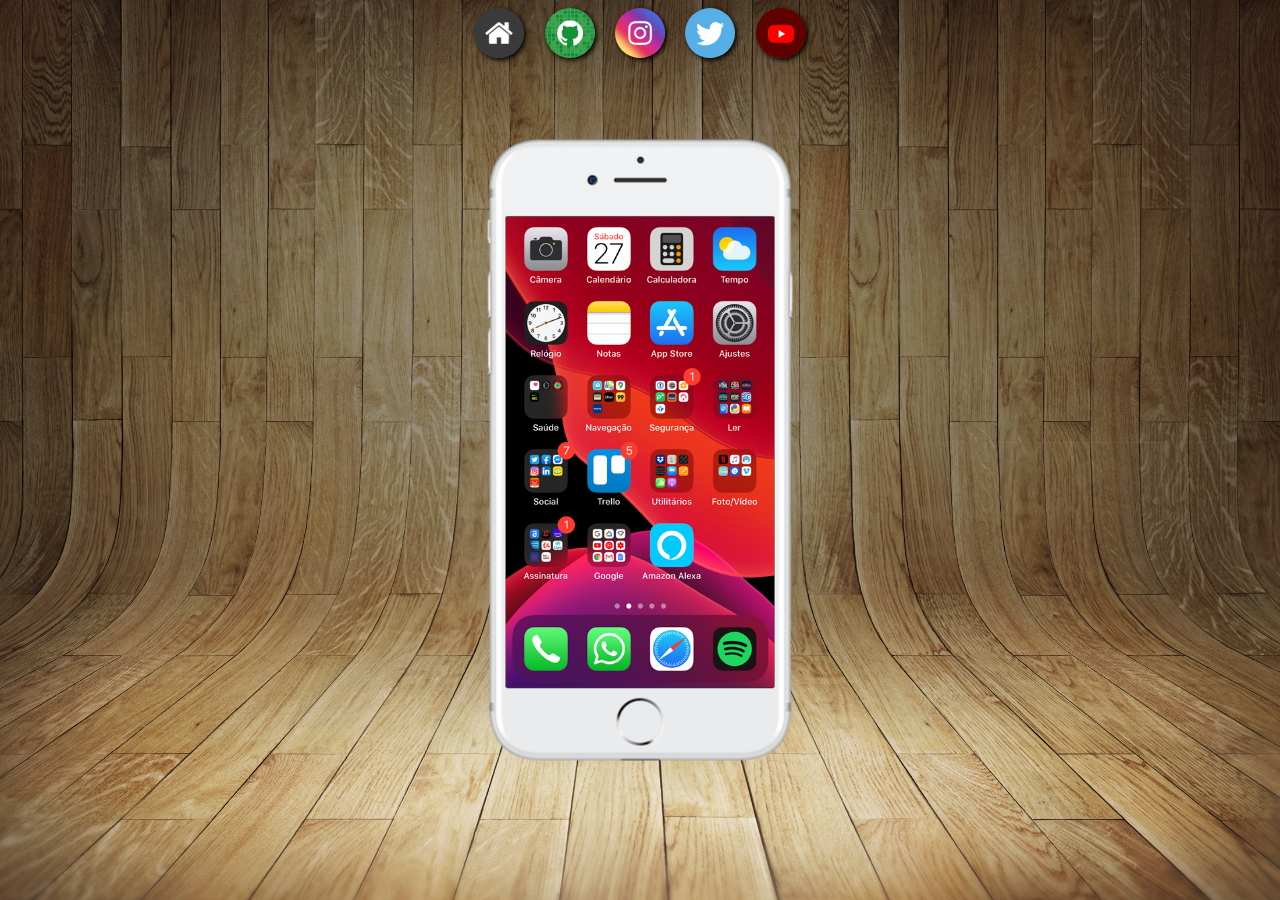
<file: index.html>
<!DOCTYPE html>
<html lang="pt-br">
<head>
    <meta charset="UTF-8">
    <meta name="viewport" content="width=device-width, initial-scale=1.0">
    <link rel="shortcut icon" href="favicon.ico" type="image/x-icon">
    <link rel="stylesheet" href="estilos/style.css">
    <title>Projeto Redes Sociais</title>
</head>
<body>
    <main>
        <section id="tel">
            <iframe src="home.html" name="tela" id="tela" frameborder="0">Seu navegador não é compatível</iframe>
        </section>
        <section id="redes">
            <a href="home.html" target="tela"><img src="imagens/logo-home.jpg" alt="Home"></a>
            <a href="github.html" target="tela"><img src="imagens/logo-github.jpg" alt="GitHub"></a>
            <a href="instagram.html" target="tela"><img src="imagens/logo-instagram.jpg" alt="Instagram"></a>
            <a href="twitter.html" target="tela"><img src="imagens/logo-twitter.jpg" alt="Twitter"></a>
            <a href="youtube.html" target="tela"><img src="imagens/logo-youtube.jpg" alt="YouTube"></a>
        </section>
    </main>
</body>
</html>
</file>
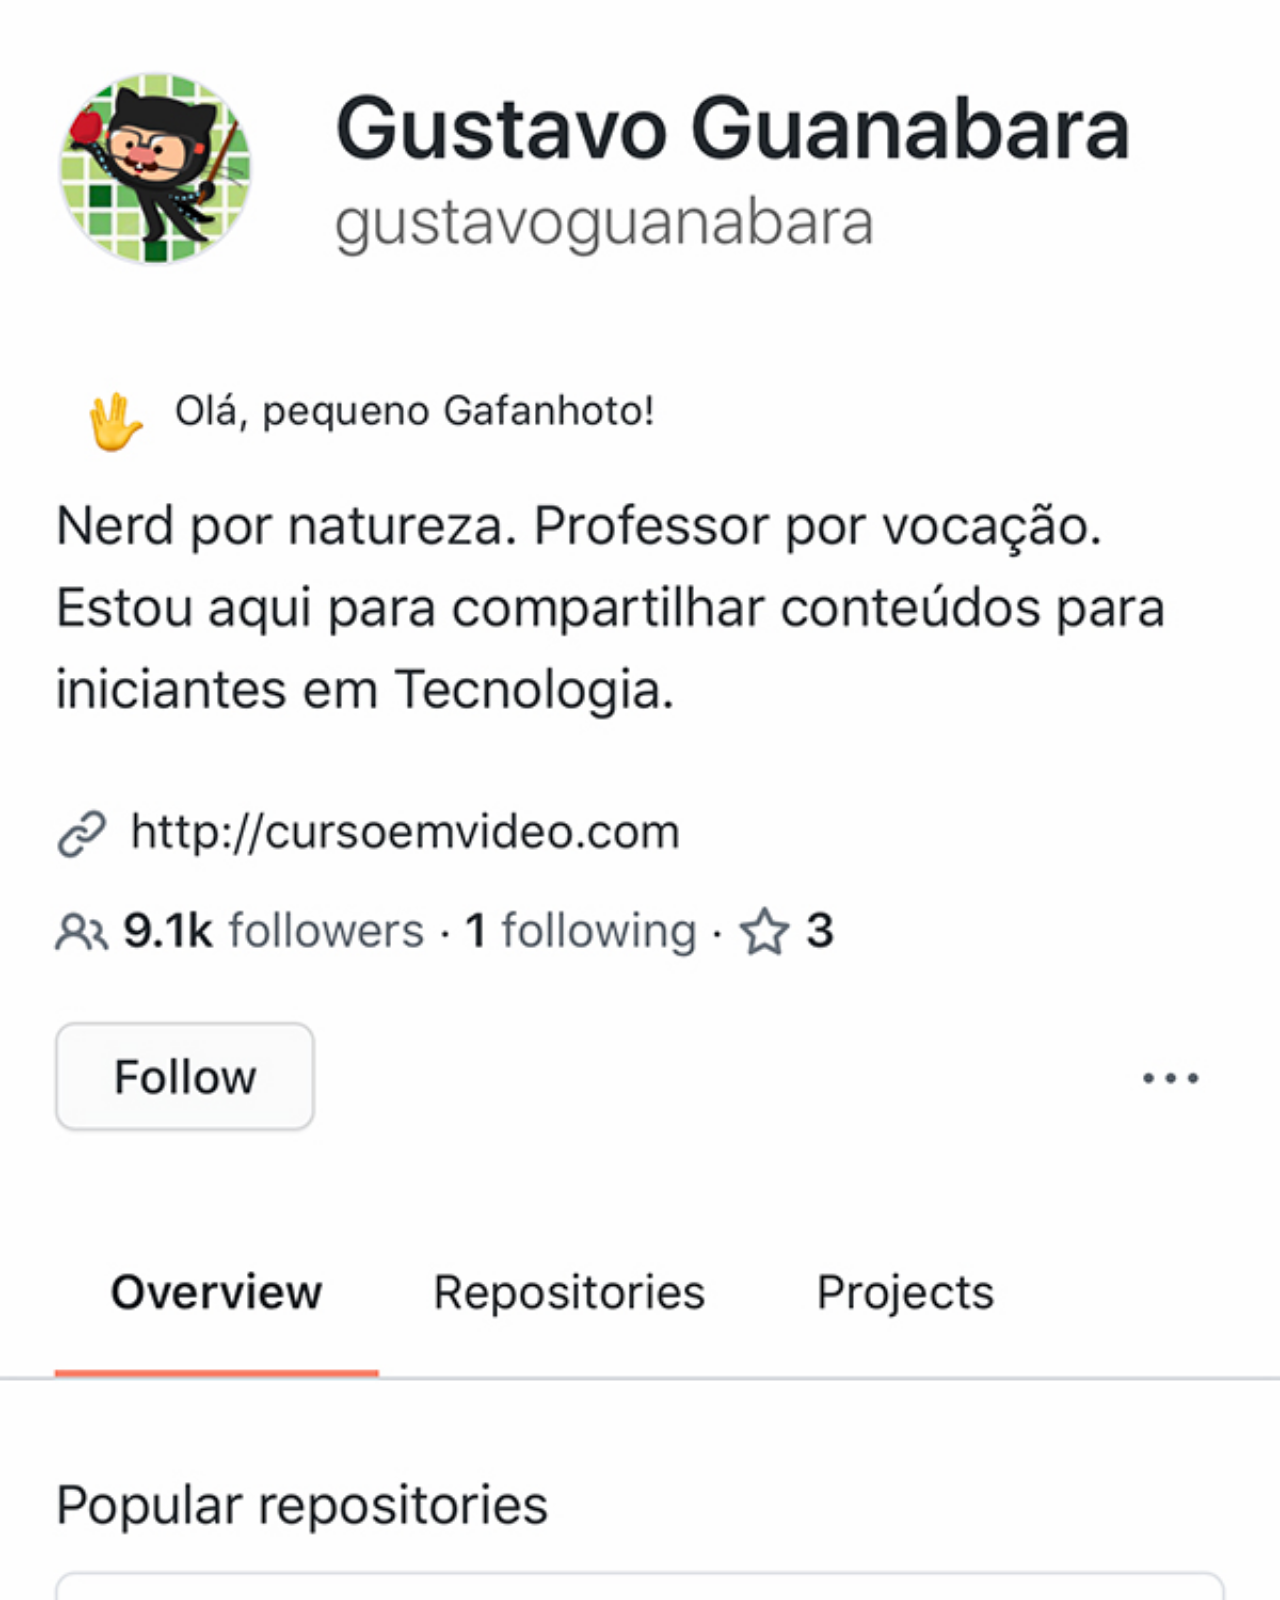
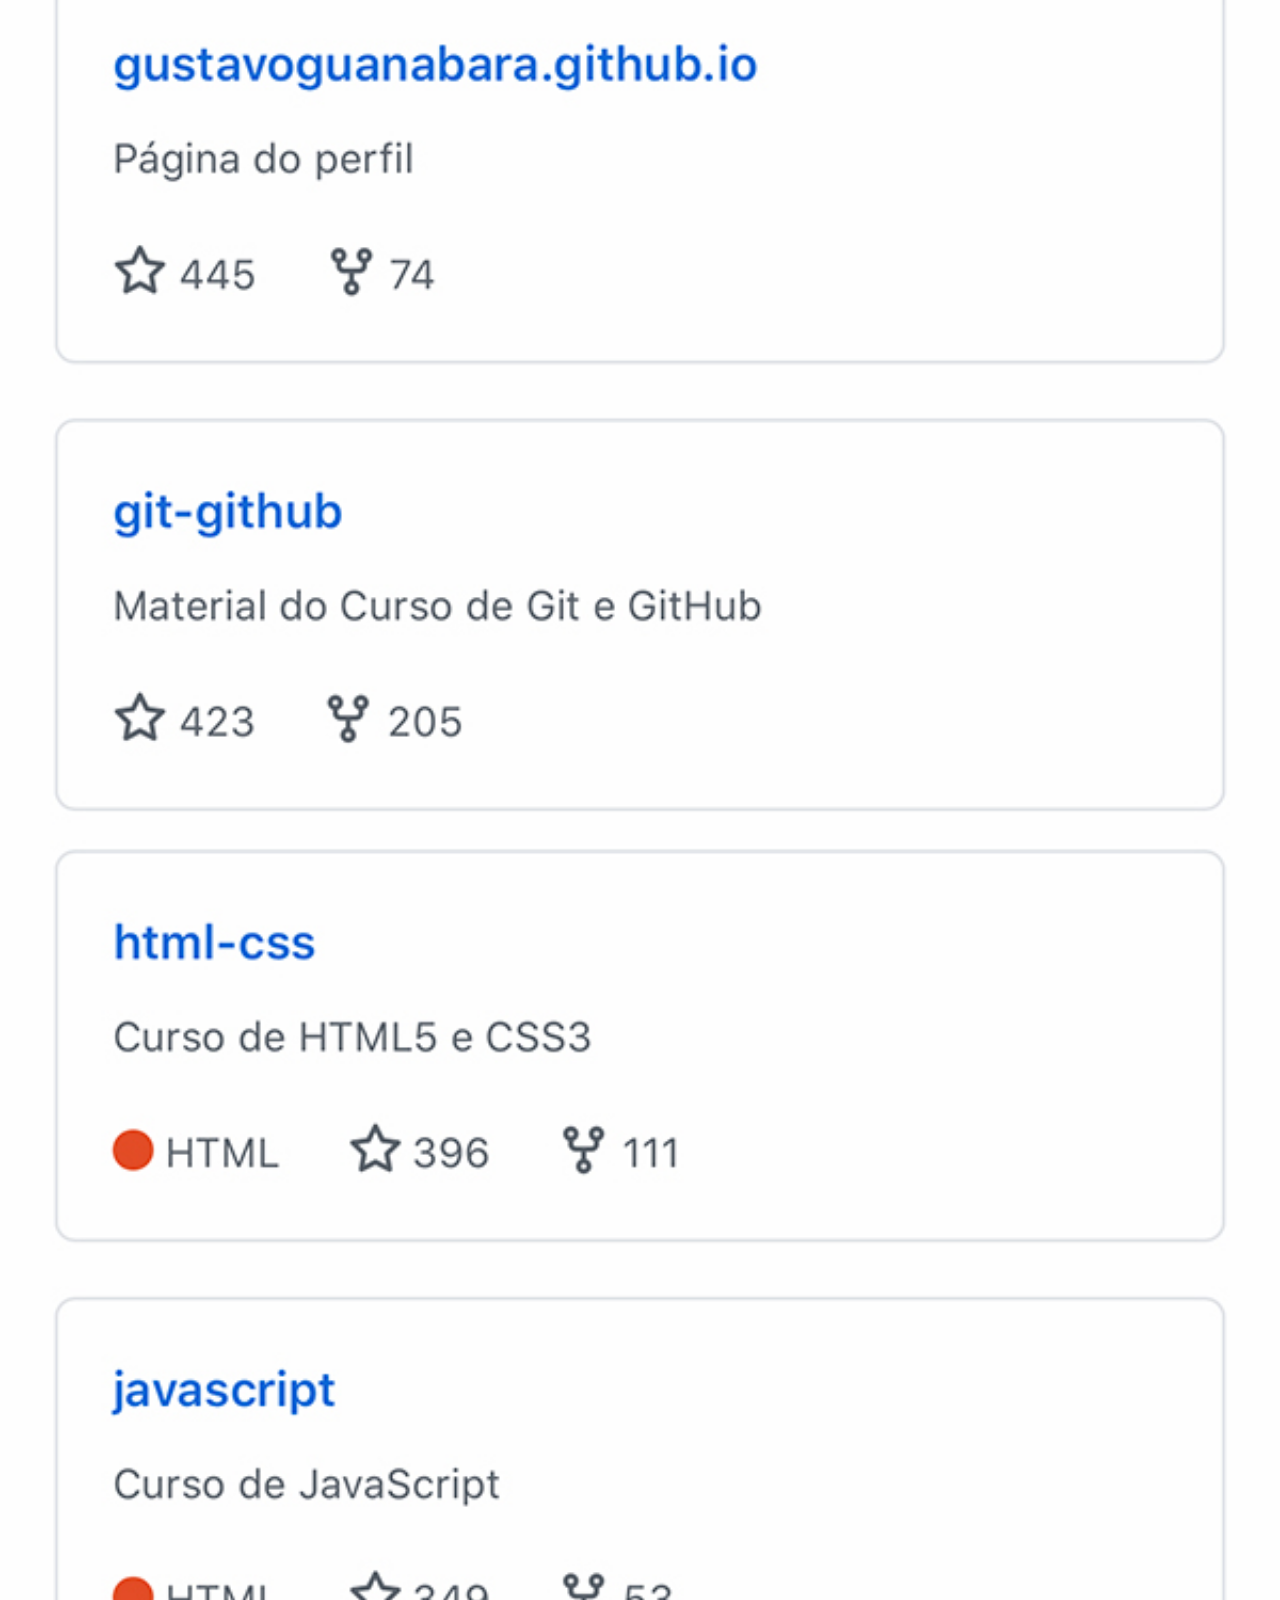
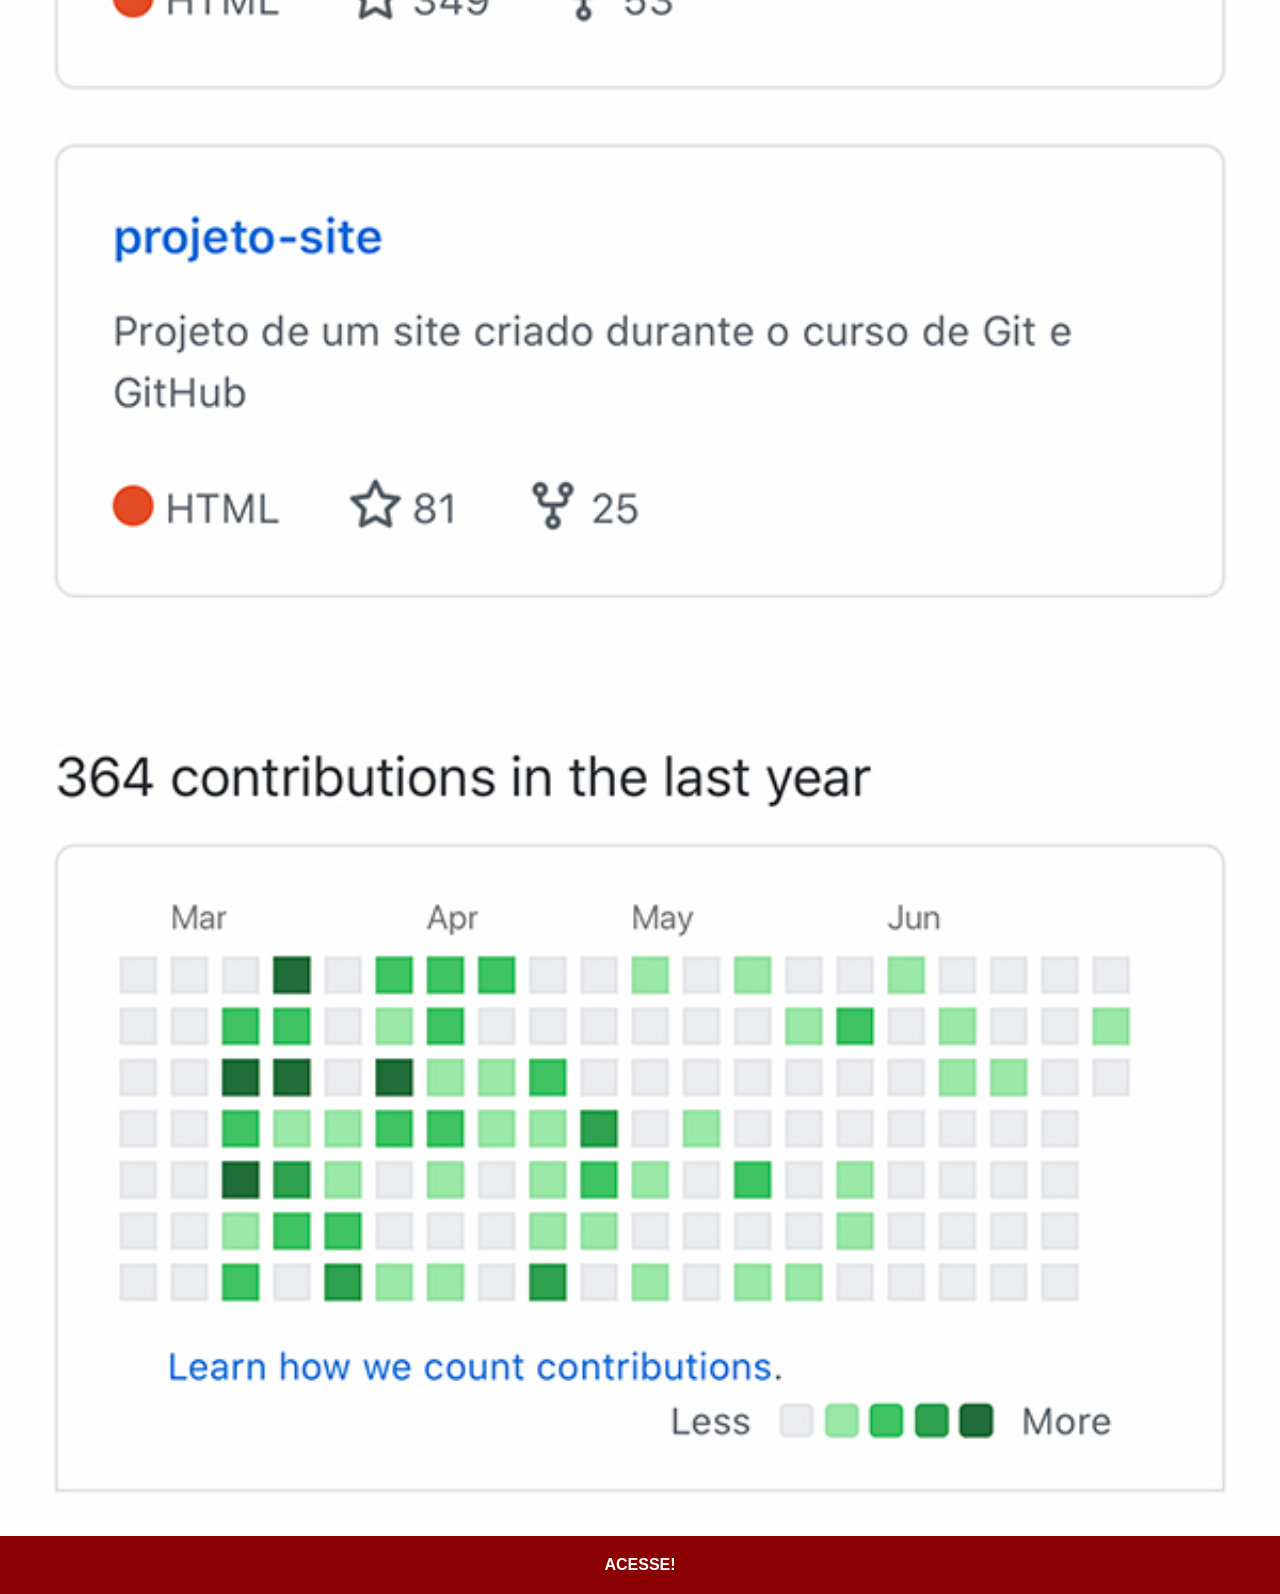
<file: github.html>
<!DOCTYPE html>
<html lang="pt-br">
<head>
    <meta charset="UTF-8">
    <meta name="viewport" content="width=device-width, initial-scale=1.0">
    <link rel="stylesheet" href="estilos/social.css">
    <title>GitHub</title>
</head>
<body>
    <img src="imagens/tela-github.jpg" alt="GitHub">
    <a href="https://github.com/gustavoguanabara" target="_blank">ACESSE!</a>
</body>
</html>
</file>
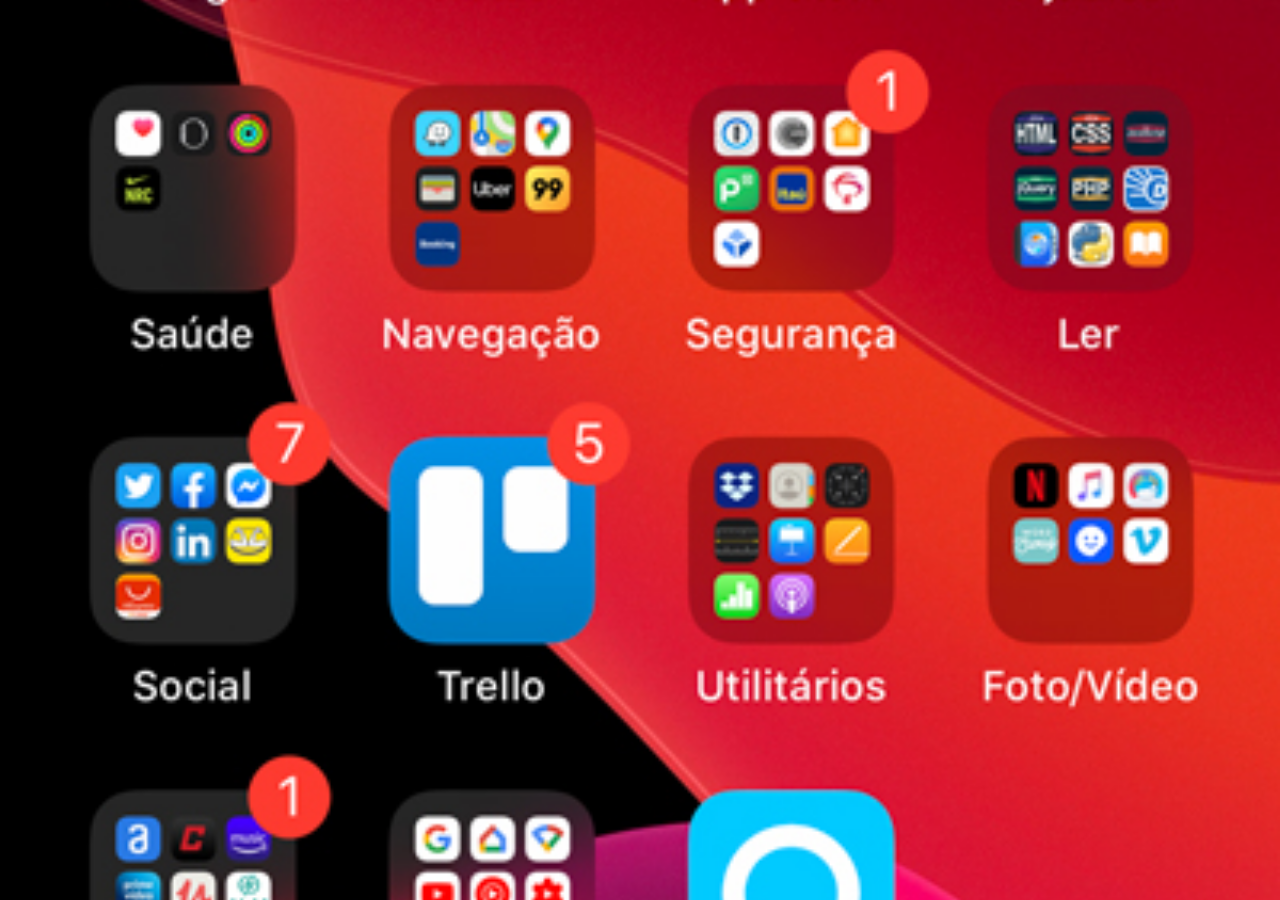
<file: home.html>
<!DOCTYPE html>
<html lang="pt-br">
<head>
    <meta charset="UTF-8">
    <meta name="viewport" content="width=device-width, initial-scale=1.0">
    <title>Home</title>
    <style>
        * {
            margin: 0px;
            padding: 0px;
        }
        body {
            height: 100vh;
            width: 100vw;
            background: black url('../imagens/tela-home.jpg') no-repeat center;
            background-size: cover;
        }
    </style>
</head>
<body>
    
</body>
</html>
</file>
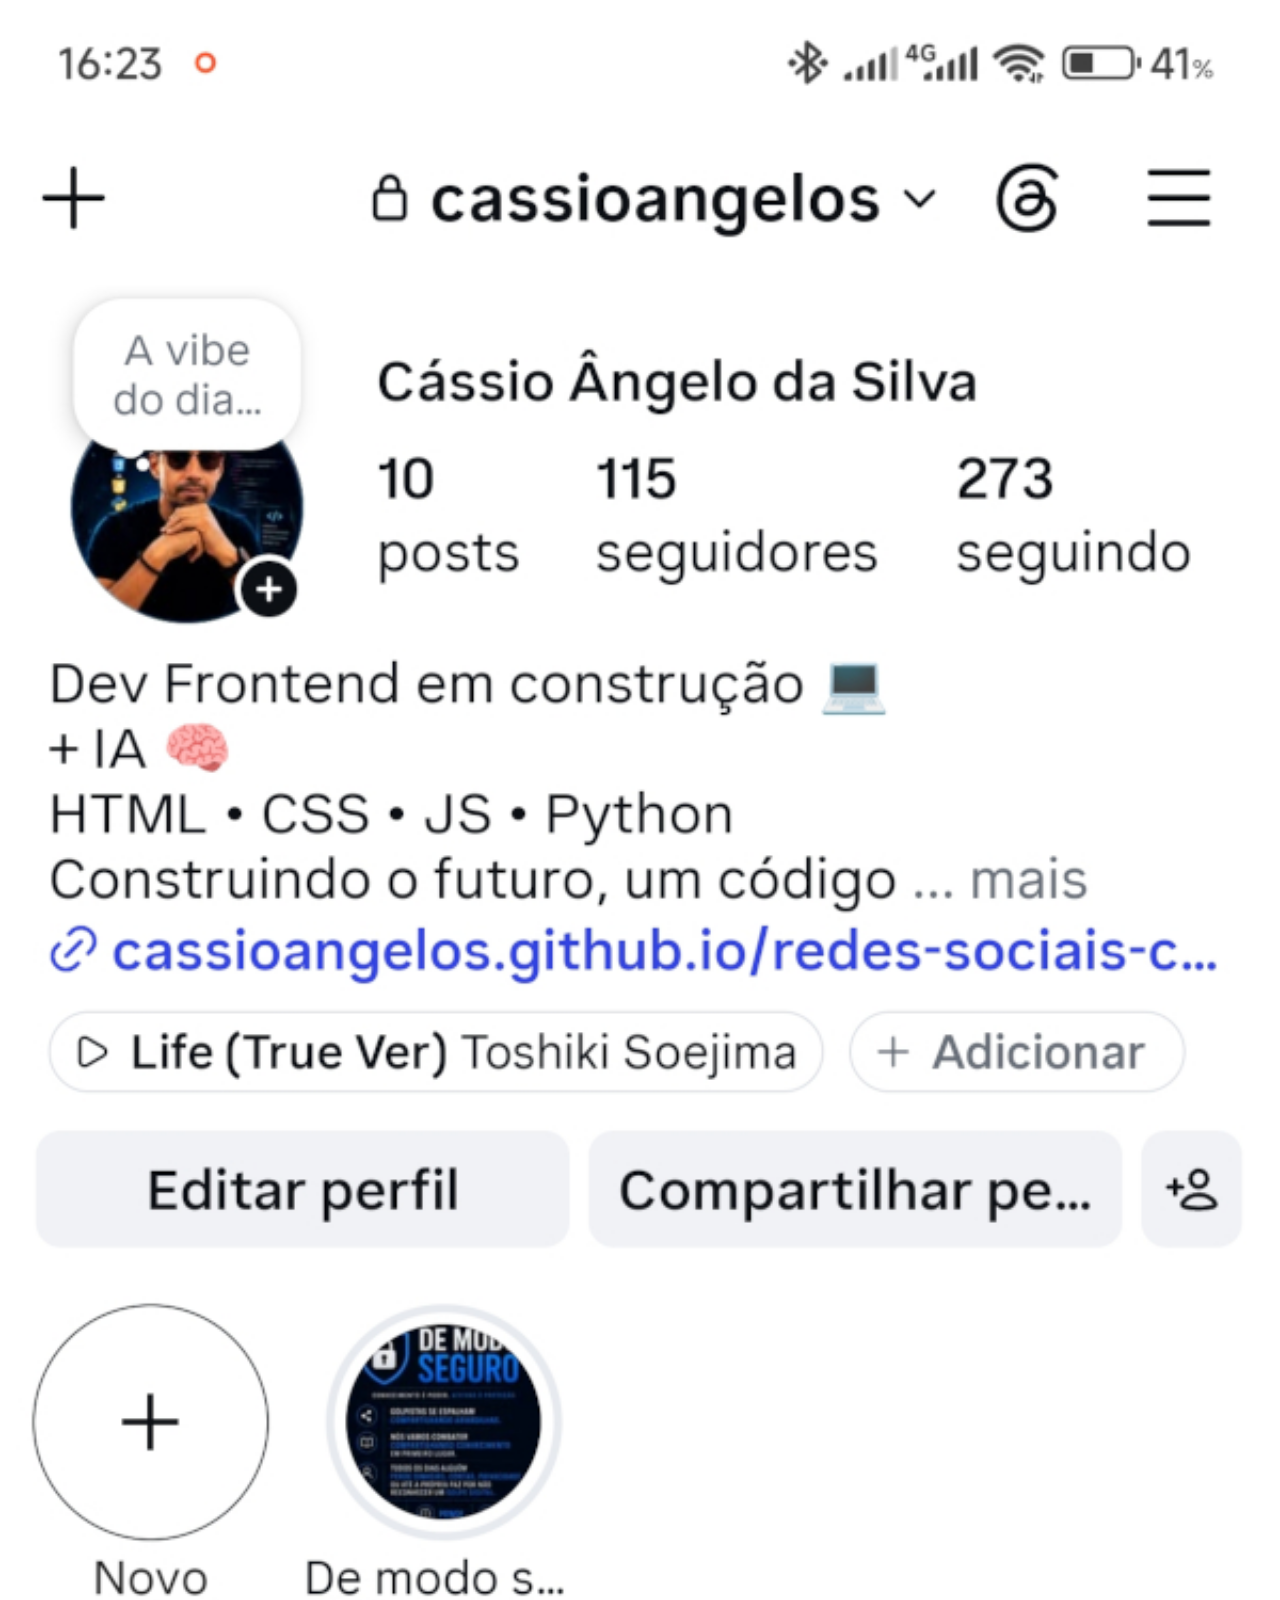
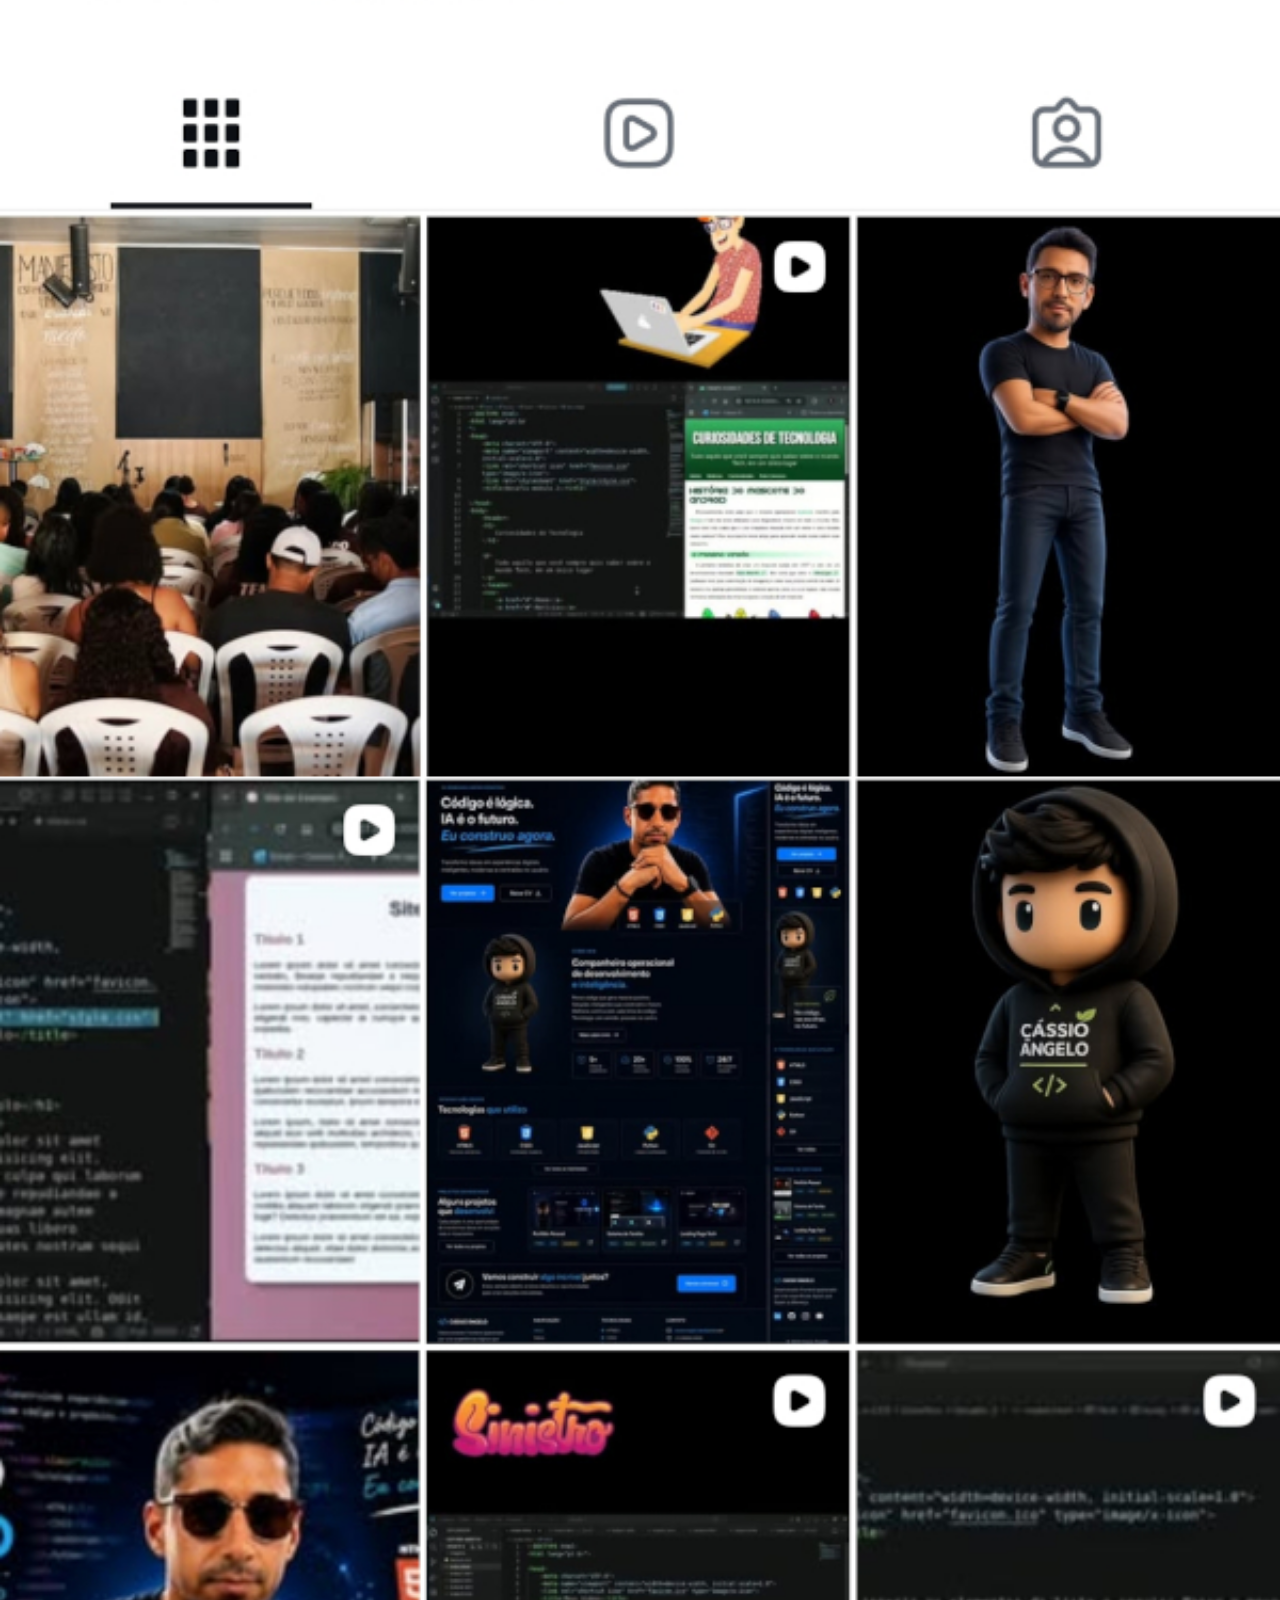
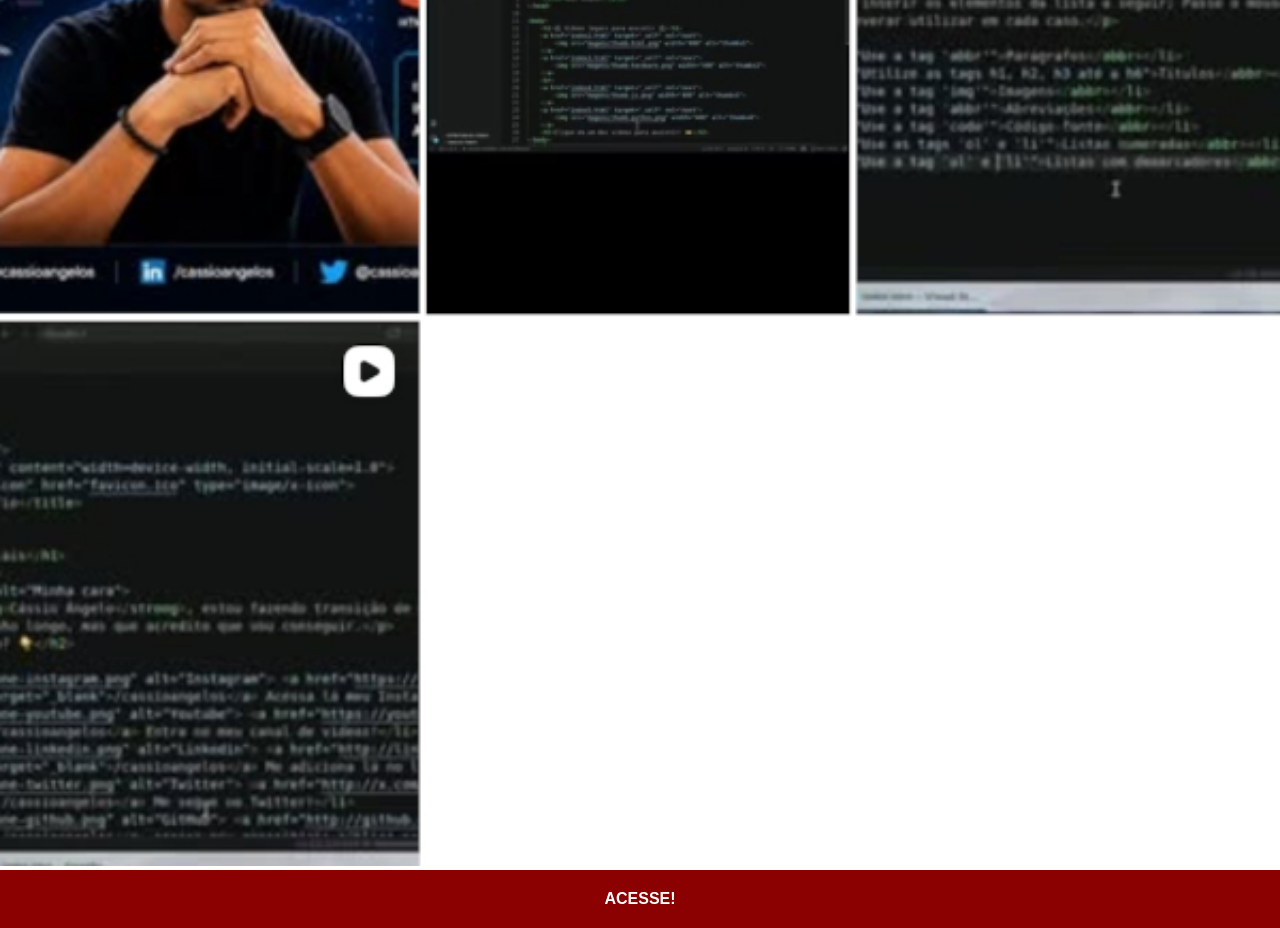
<file: instagram.html>
<!DOCTYPE html>
<html lang="pt-br">
<head>
    <meta charset="UTF-8">
    <meta name="viewport" content="width=device-width, initial-scale=1.0">
    <link rel="stylesheet" href="estilos/social.css">
    <title>Instagram</title>
</head>
<body>
    <img src="imagens/tela-insta.jpg" alt="Instagram">
    <a href="https://www.instagram.com/gustavoguanabara/" target="_blank">ACESSE!</a>
</body>
</html>
</file>
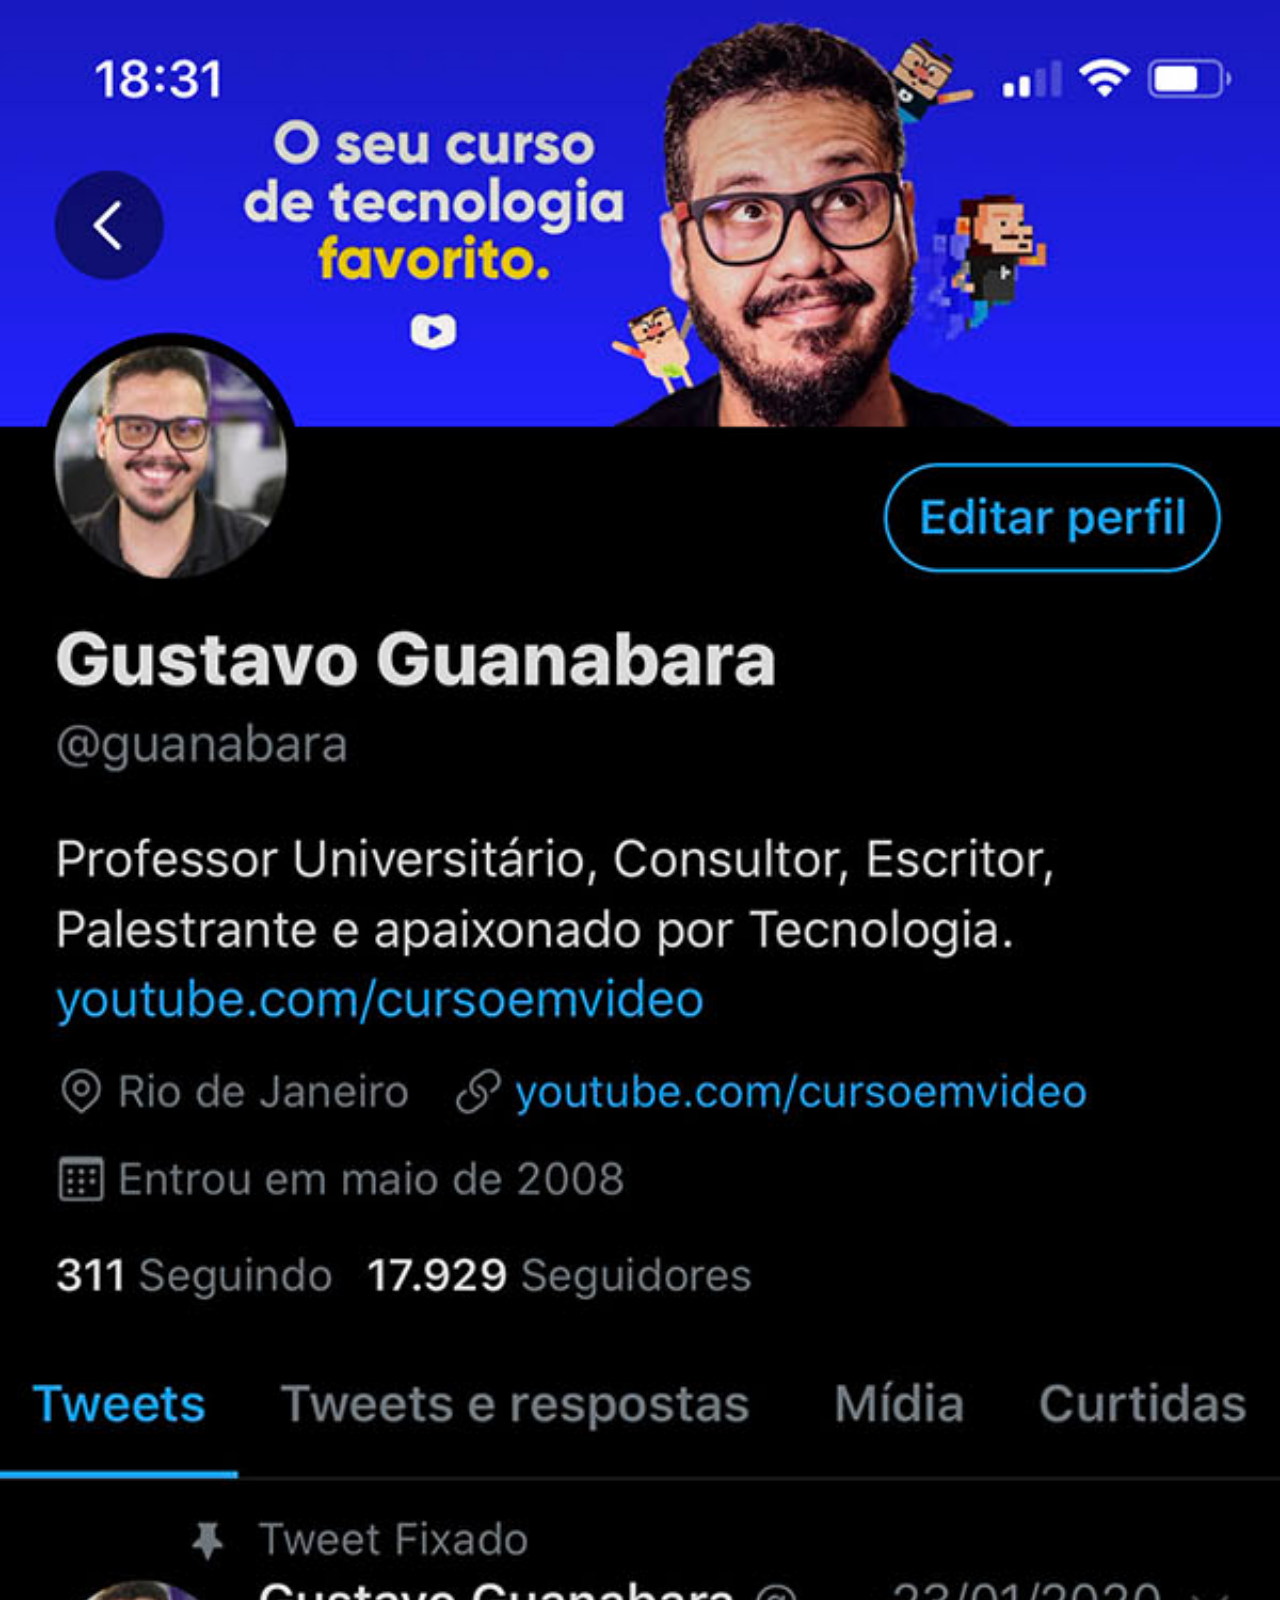
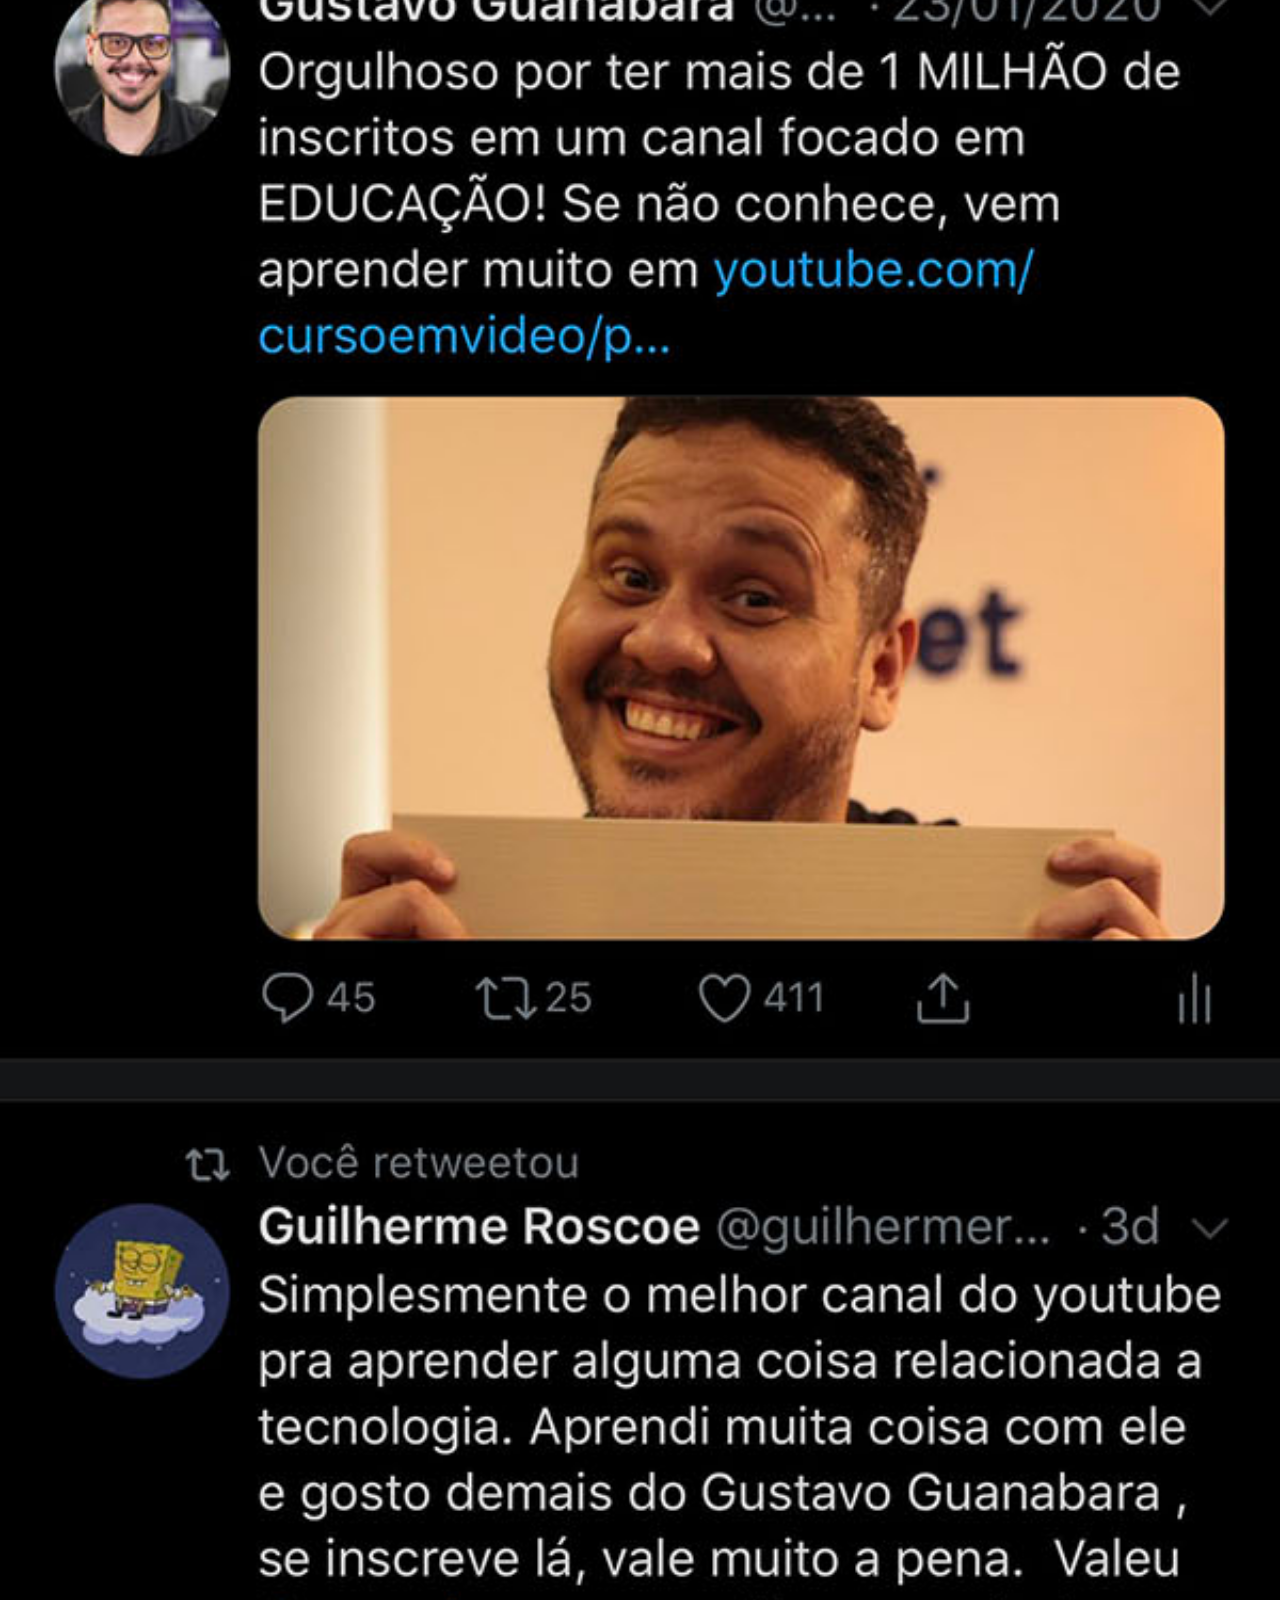
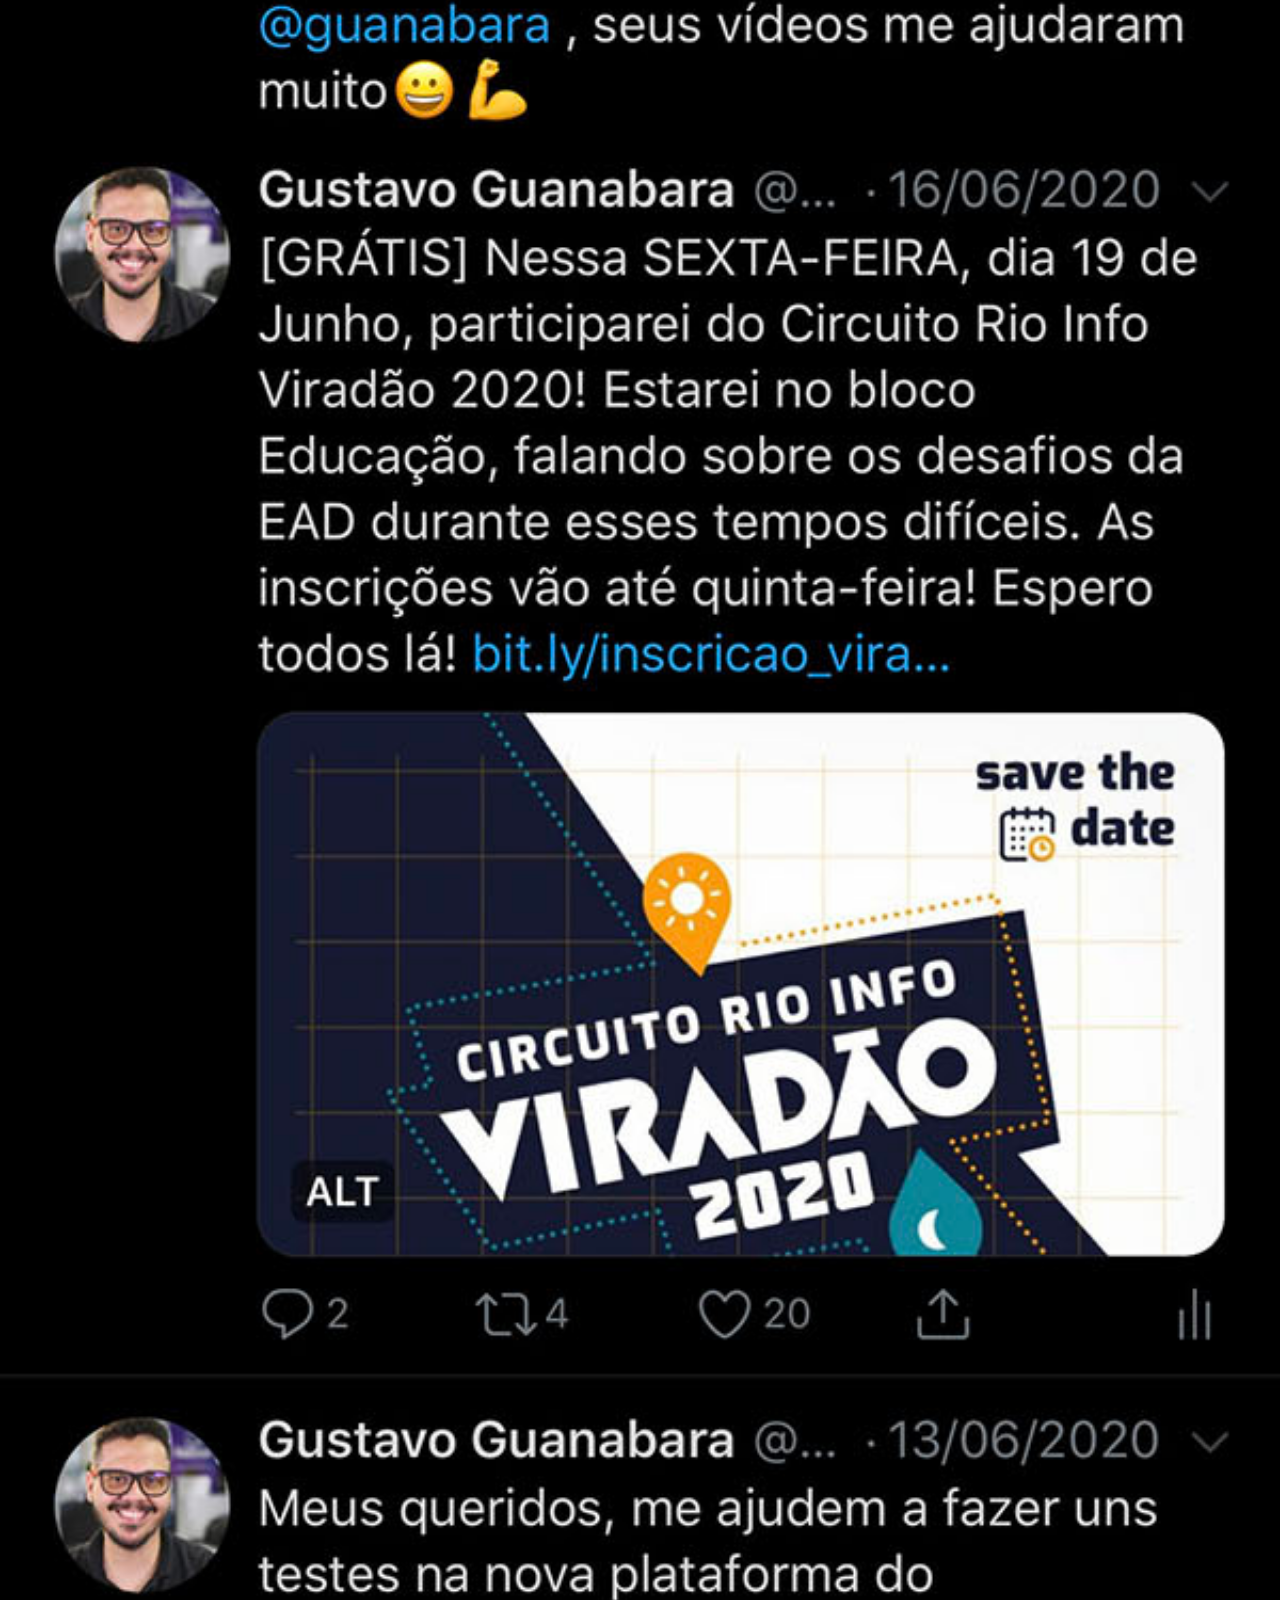
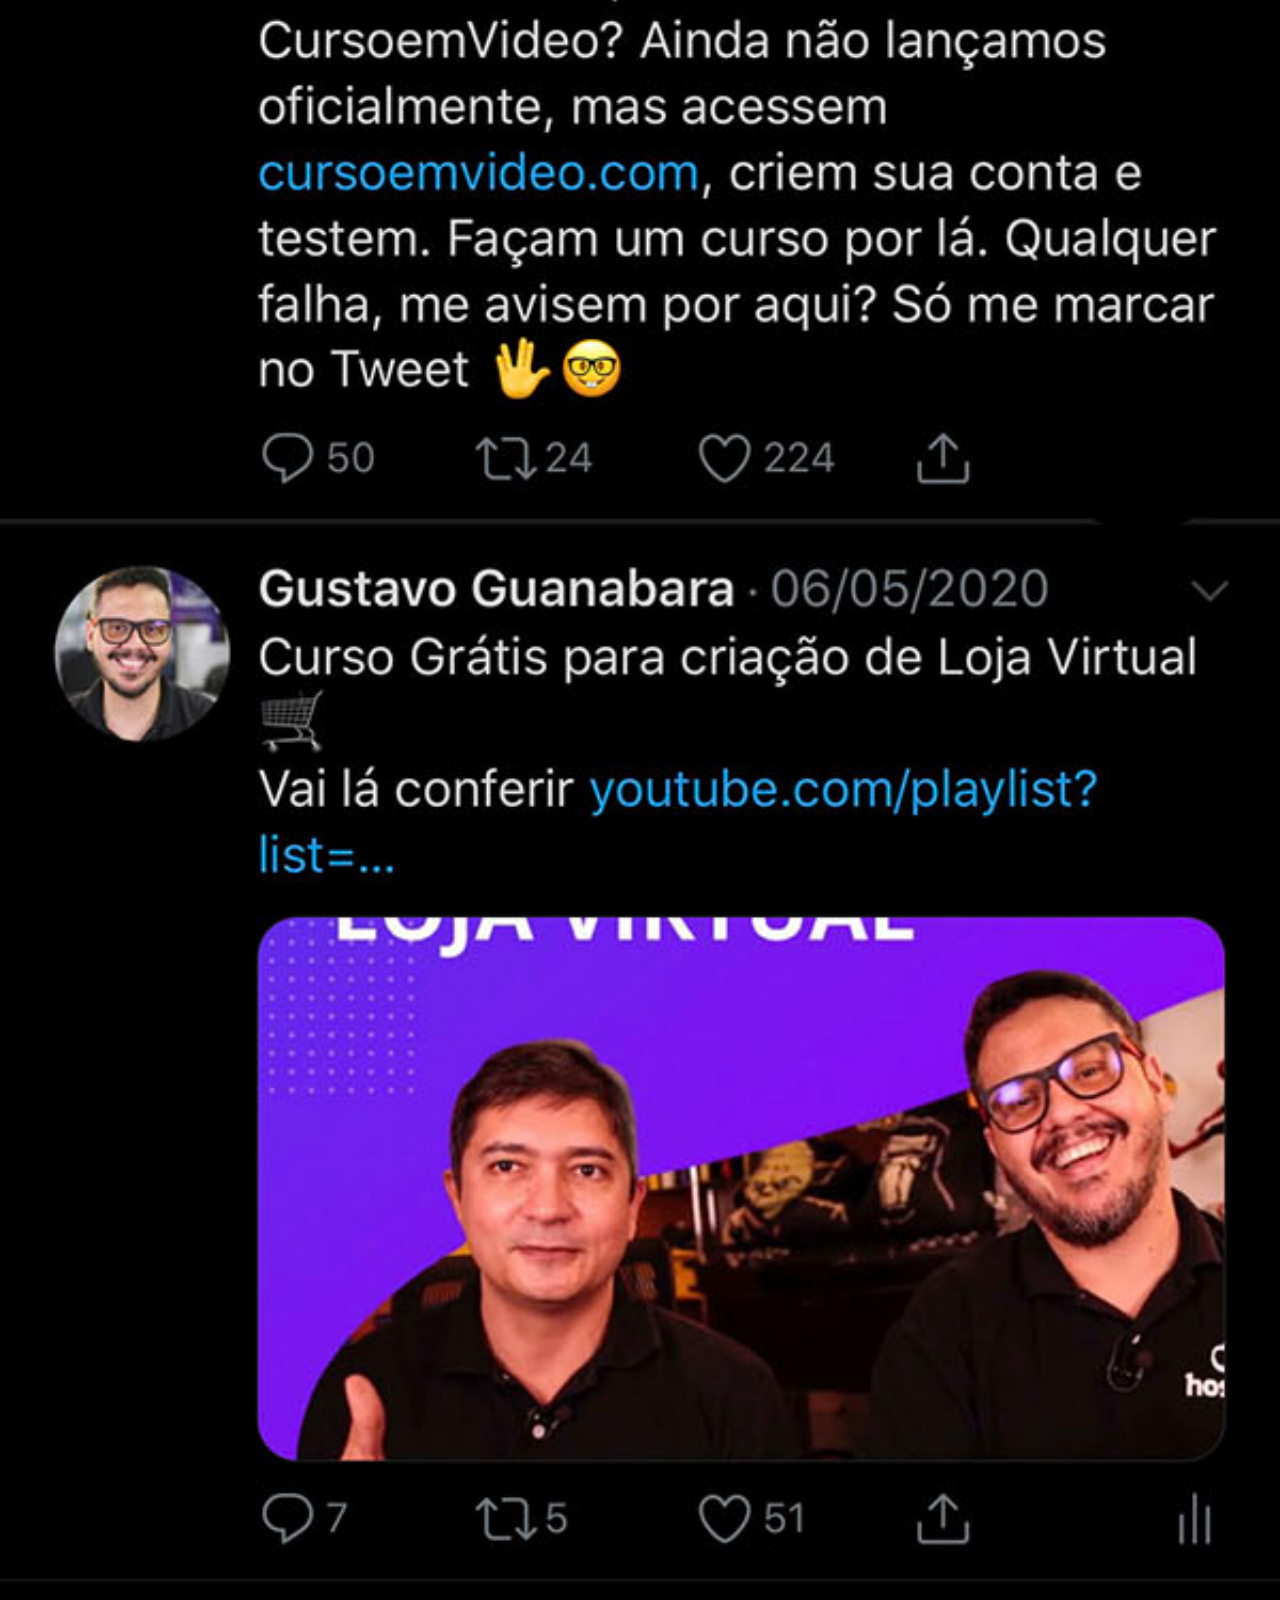
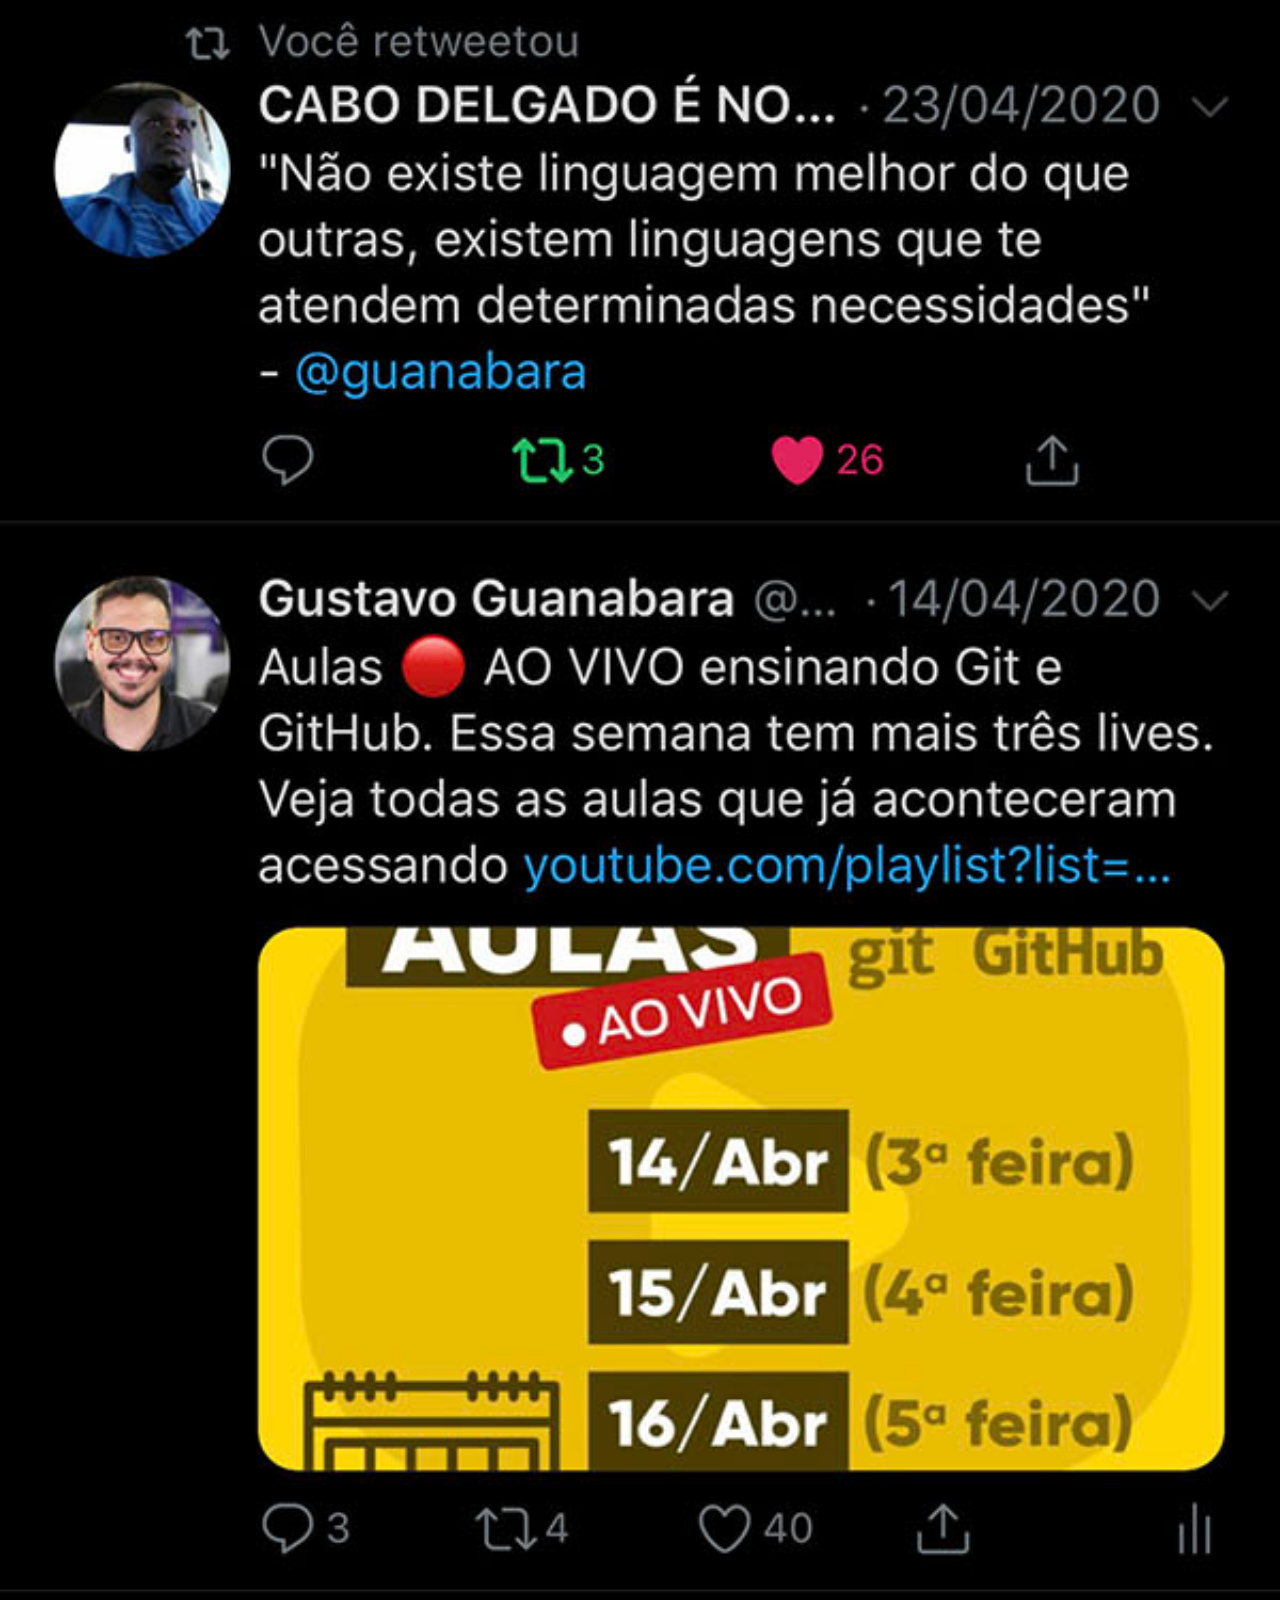
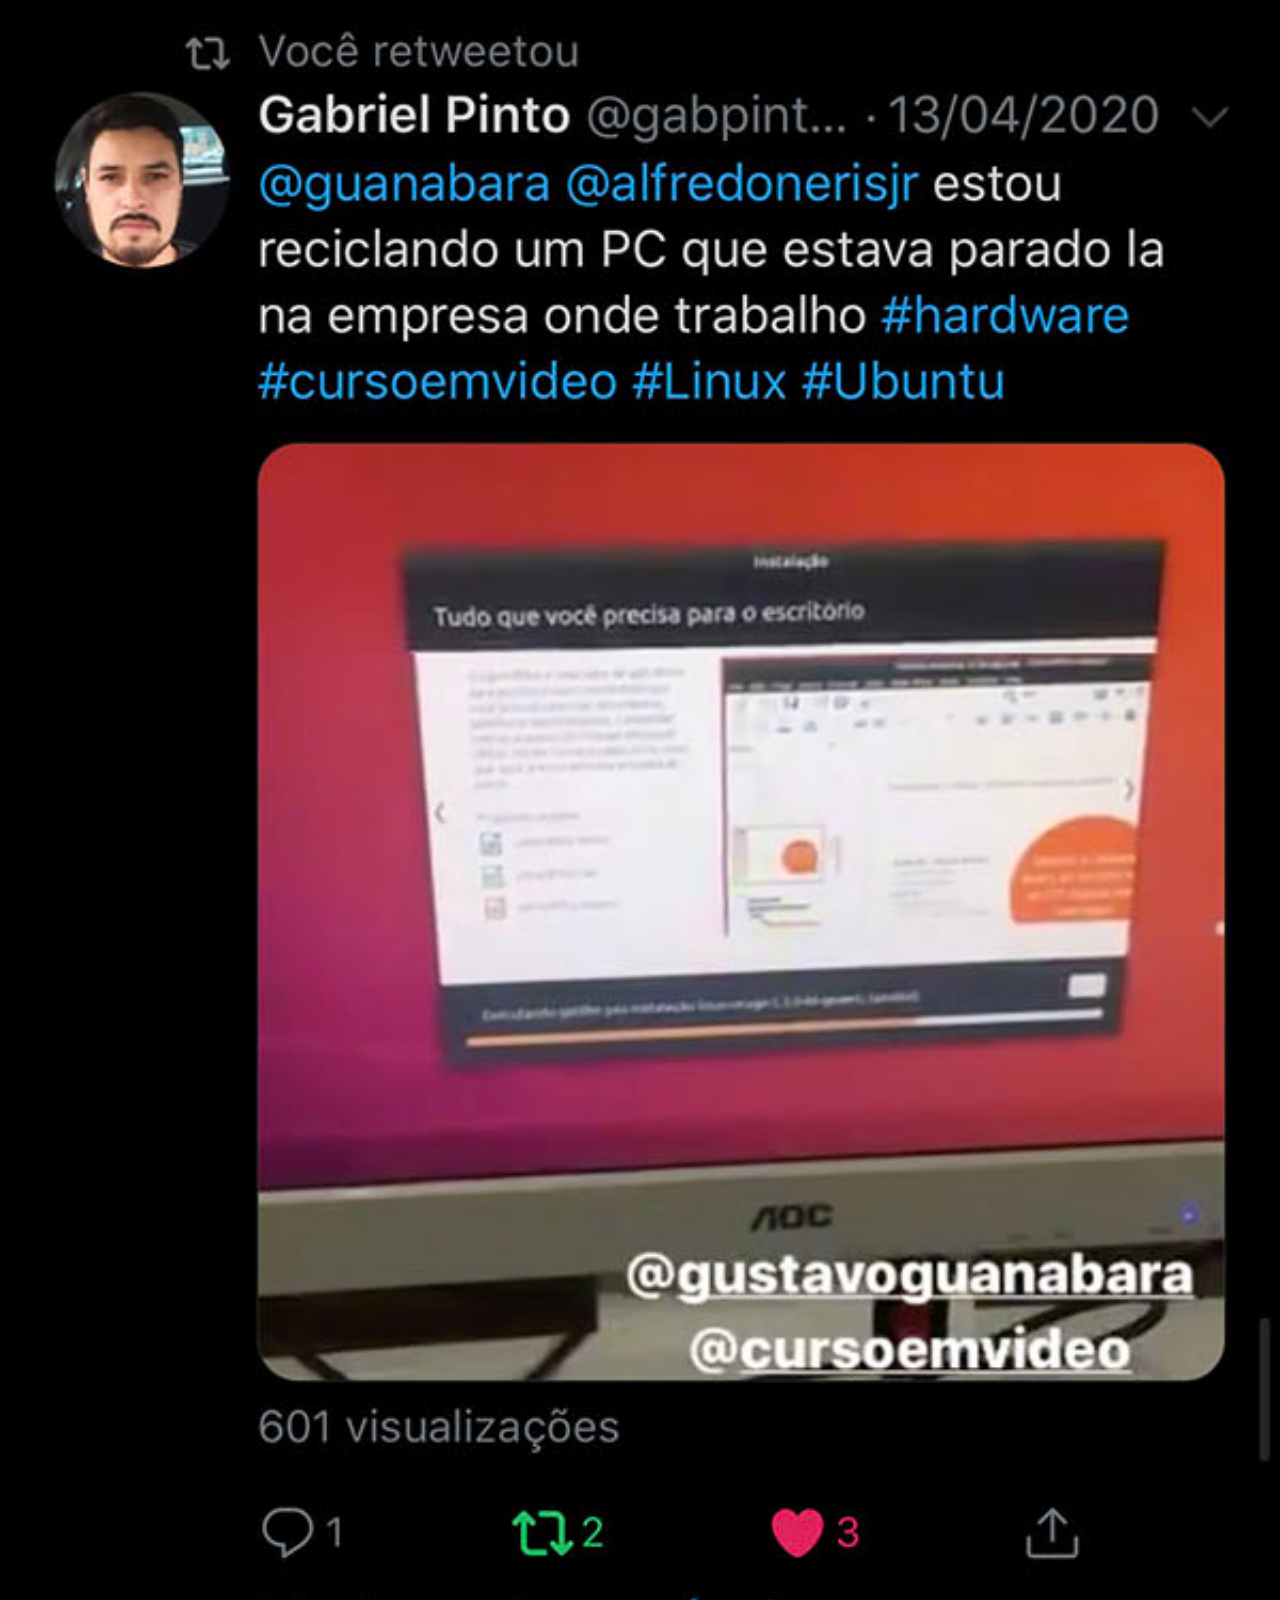
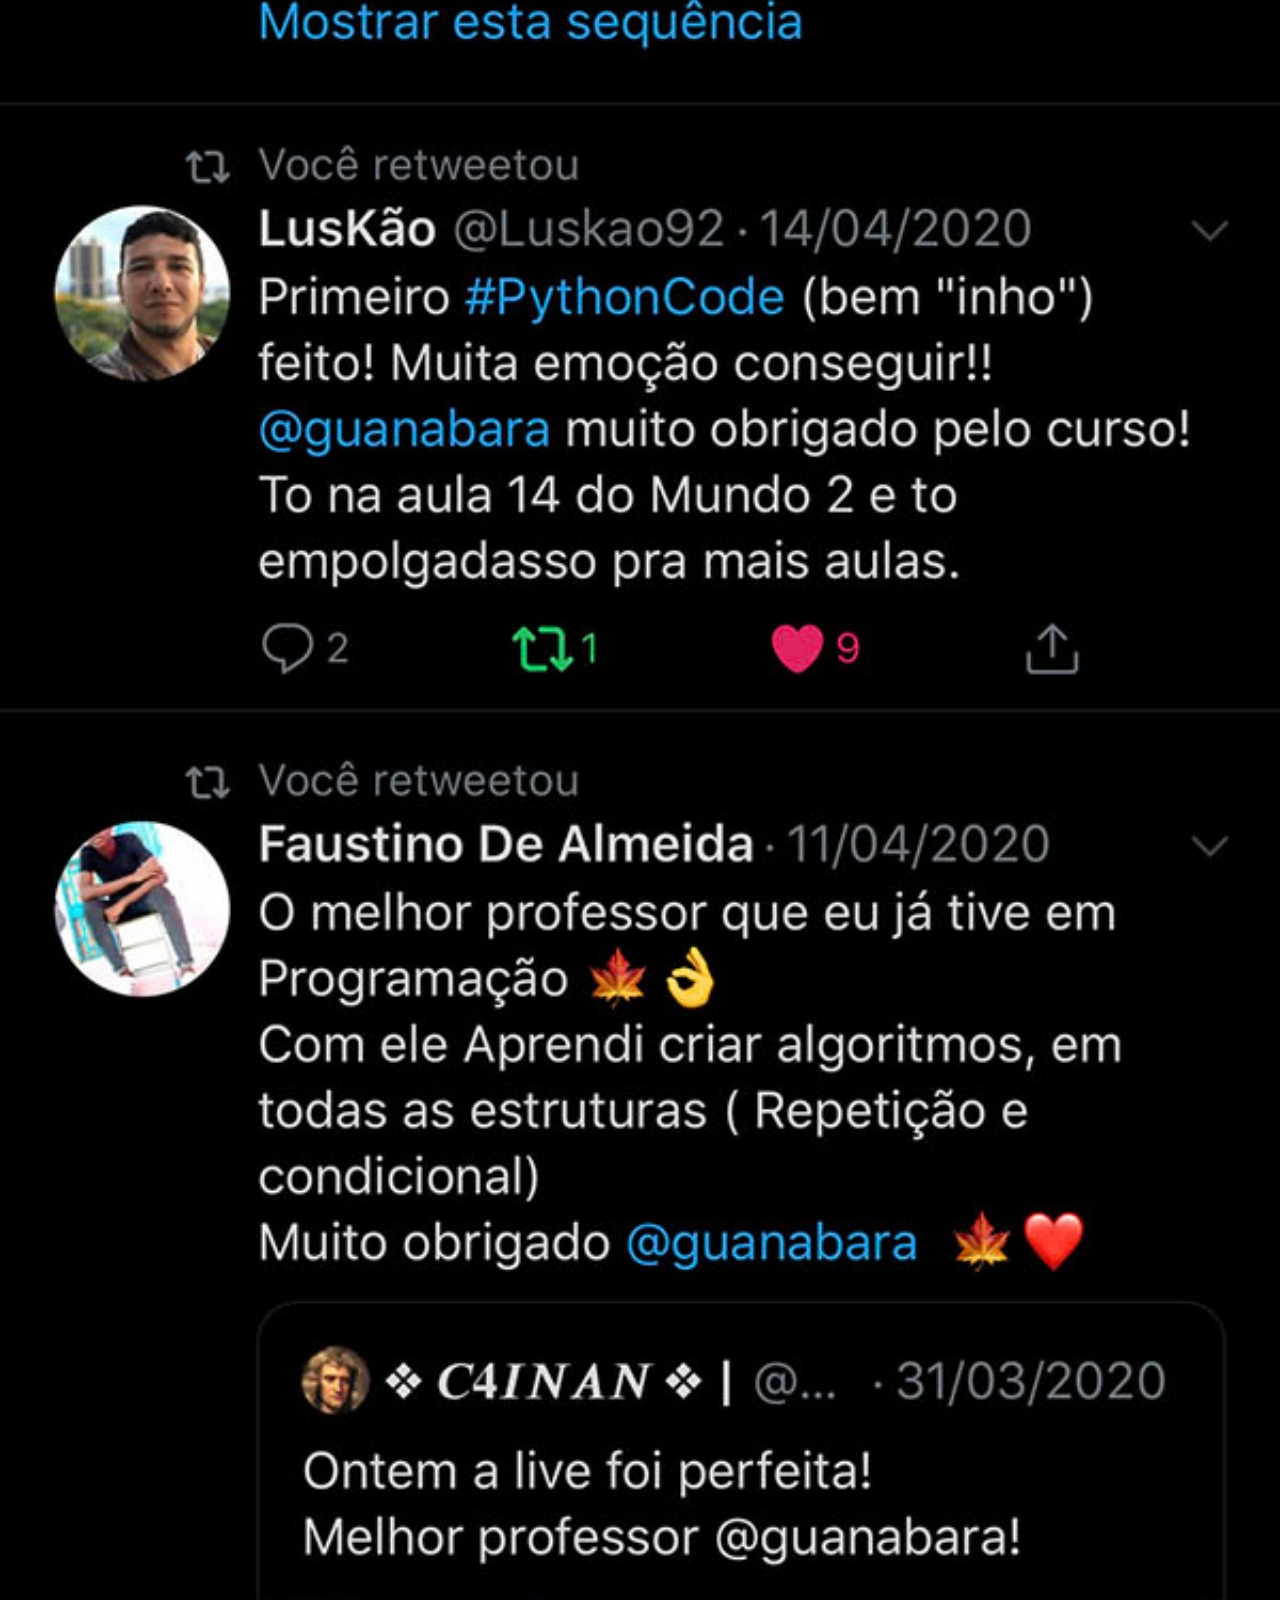
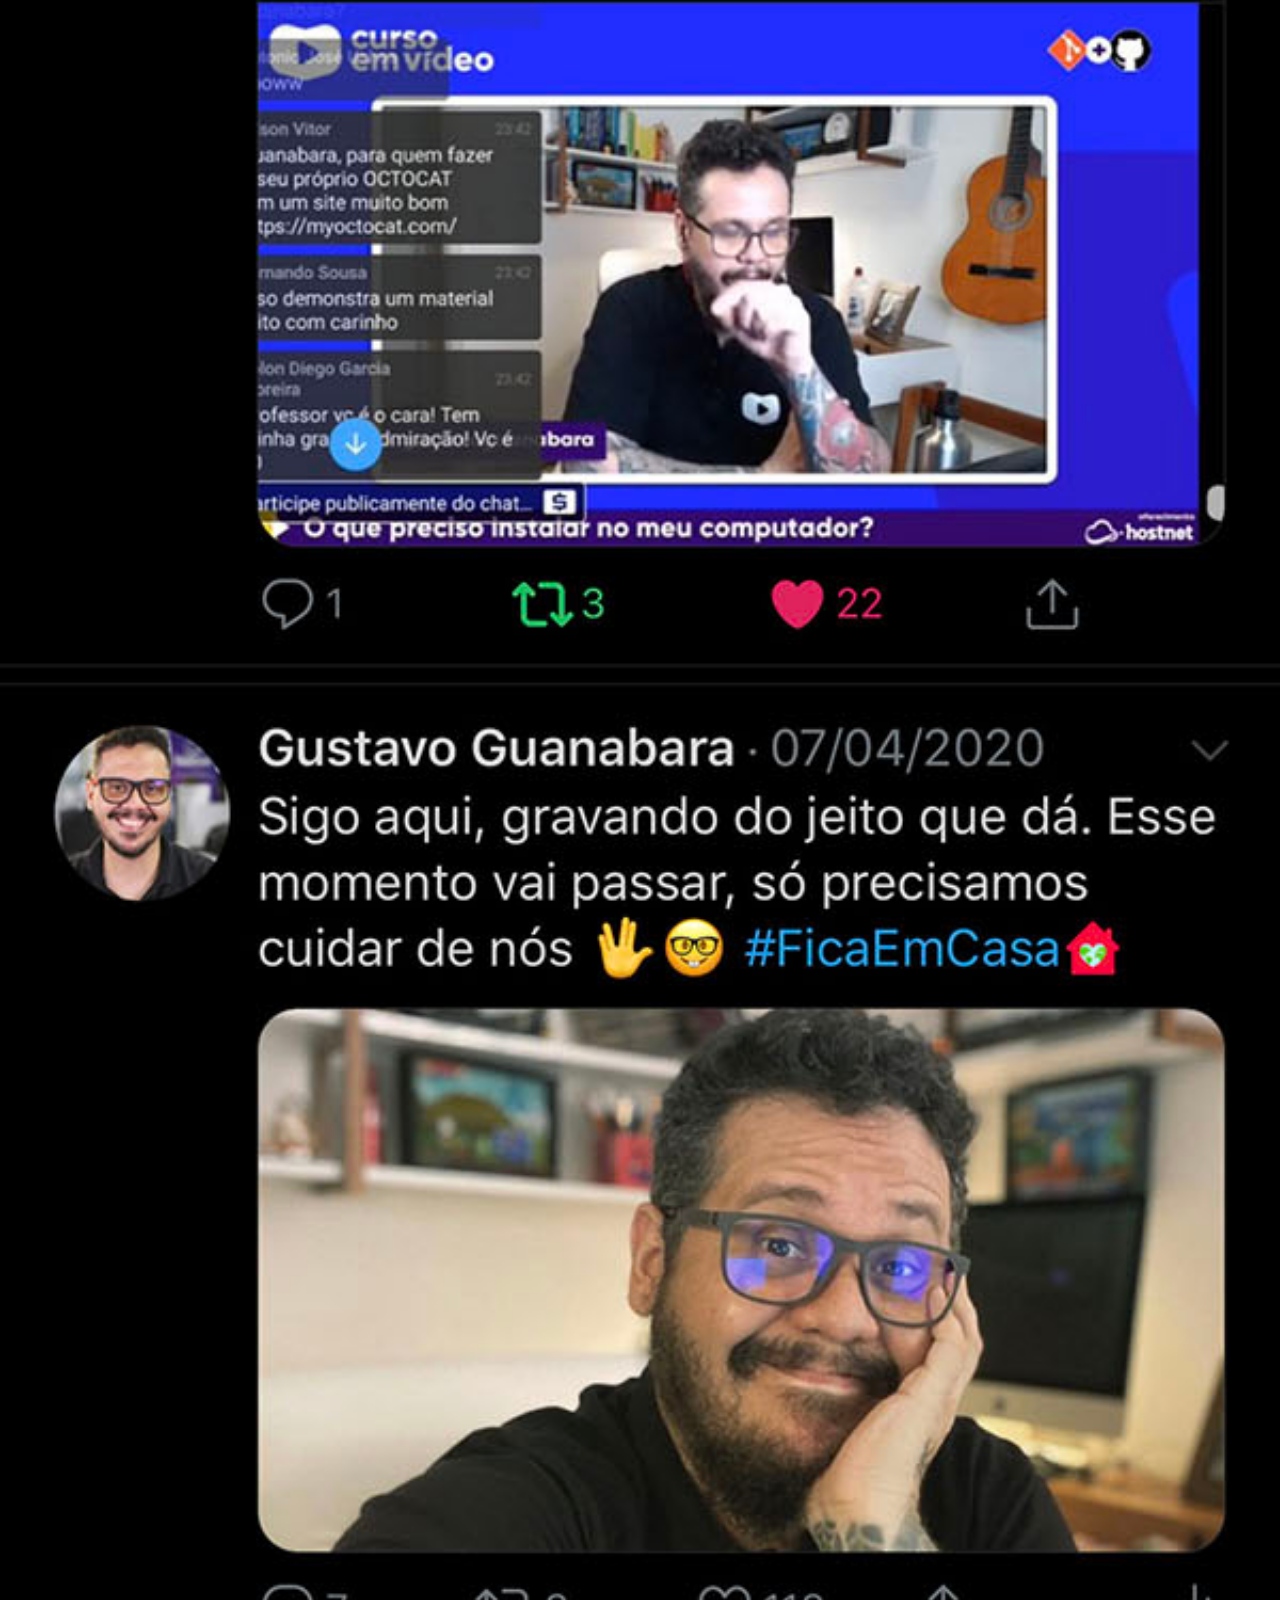
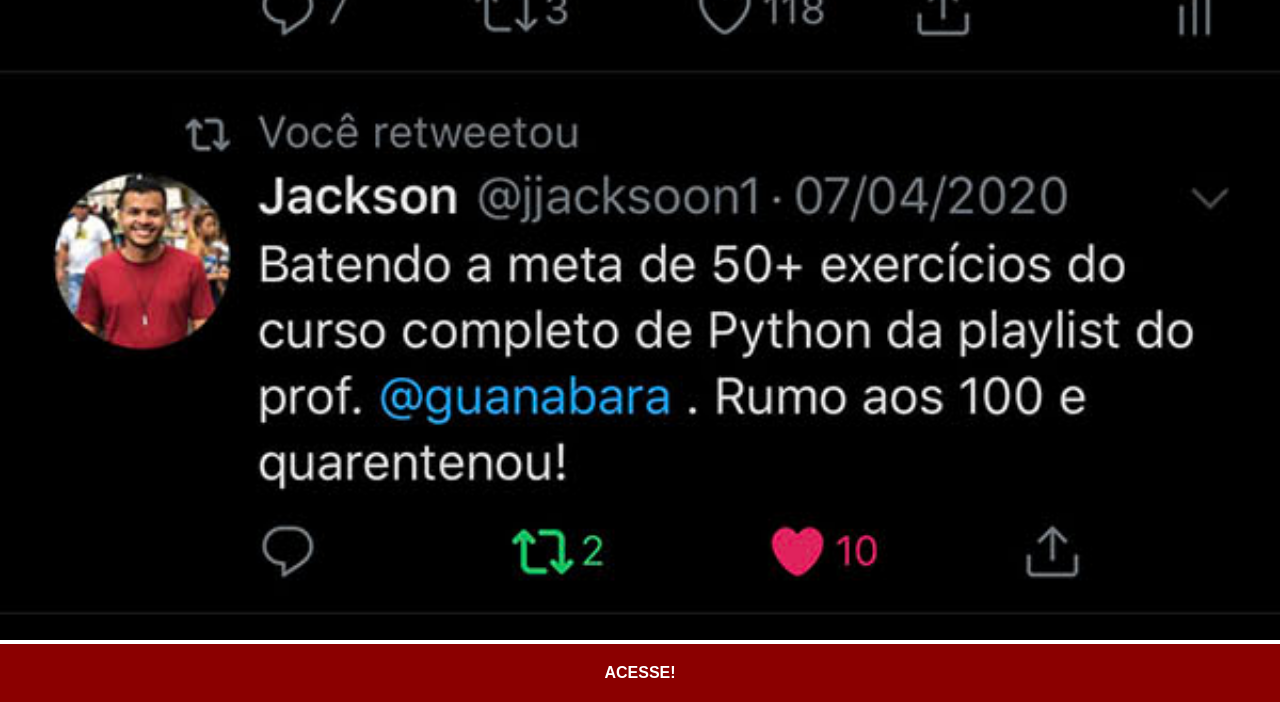
<file: twitter.html>
<!DOCTYPE html>
<html lang="pt-br">
<head>
    <meta charset="UTF-8">
    <meta name="viewport" content="width=device-width, initial-scale=1.0">
    <link rel="stylesheet" href="estilos/social.css">
    <title>Twitter</title>
</head>
<body>
    <img src="imagens/tela-twitter.jpg" alt="Twitter">
    <a href="https://www.instagram.com/gustavoguanabara/" target="_blank">ACESSE!</a>
</body>
</html>
</file>
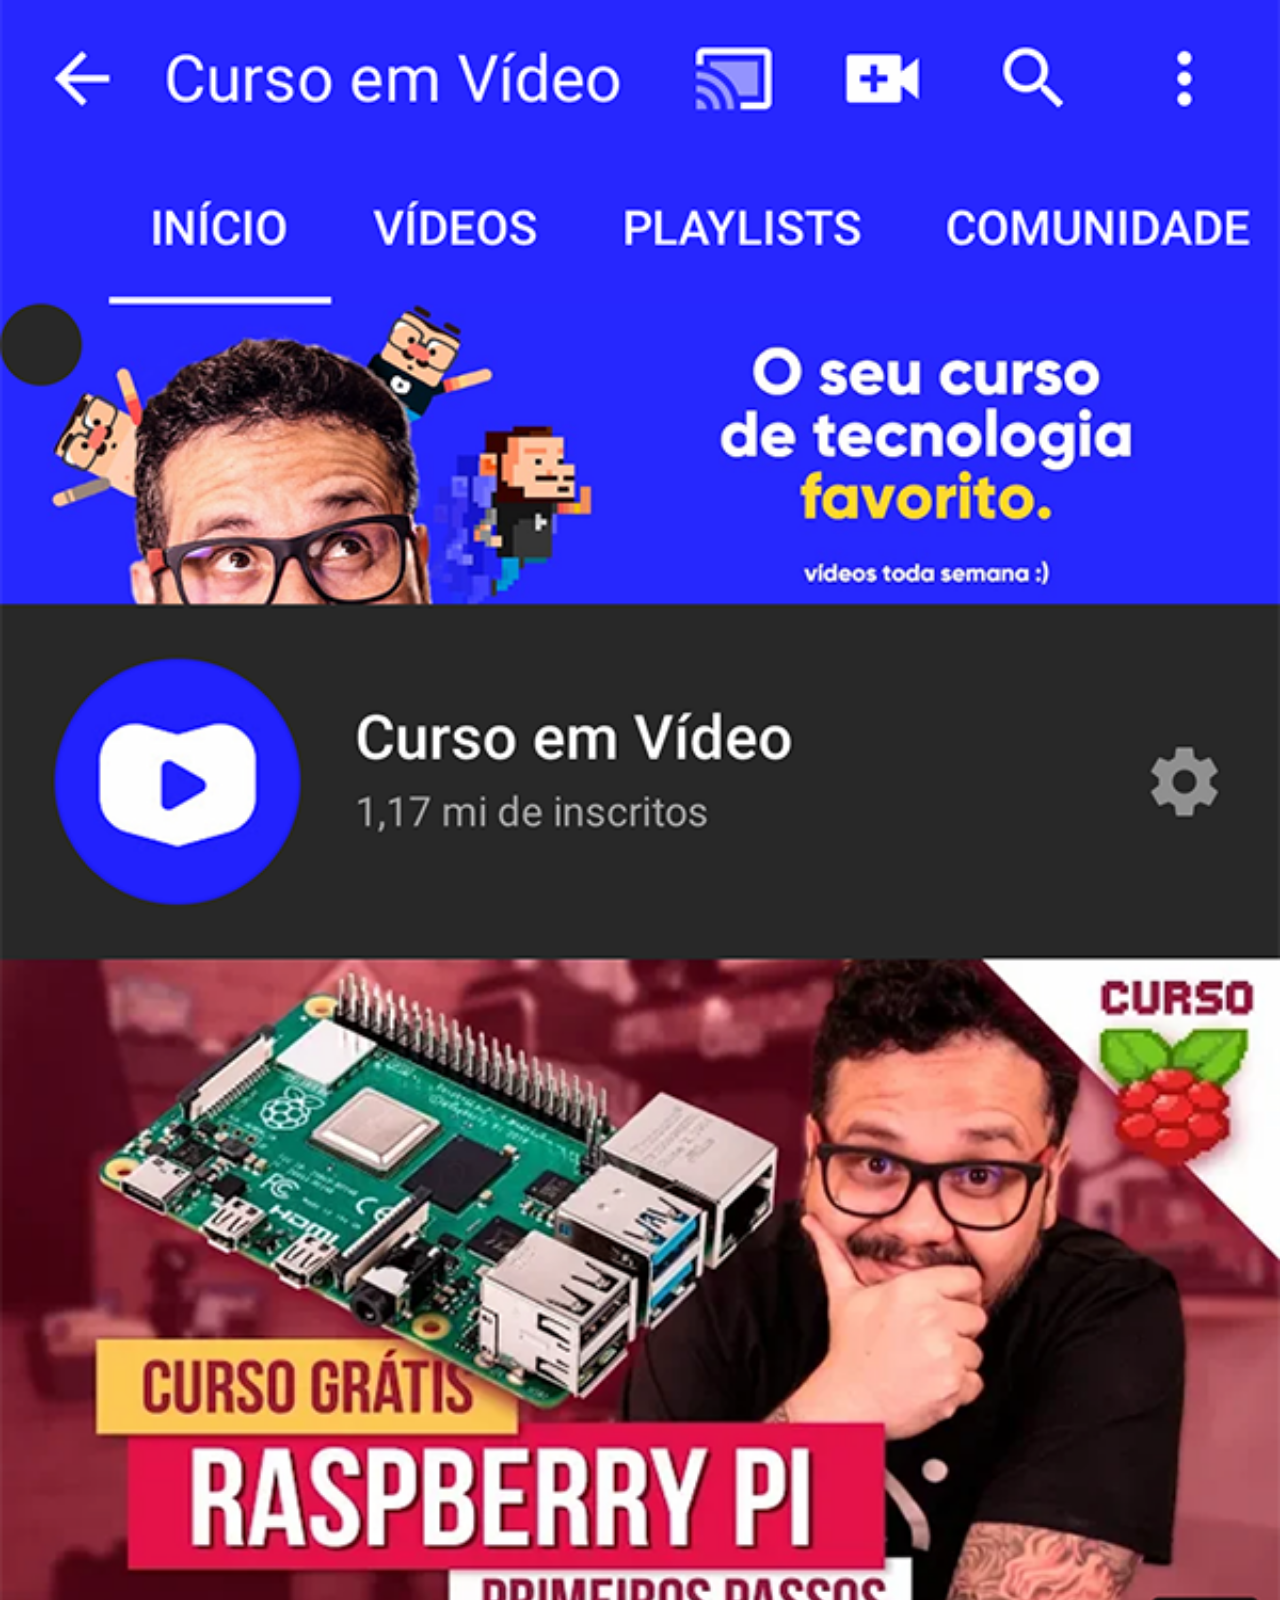
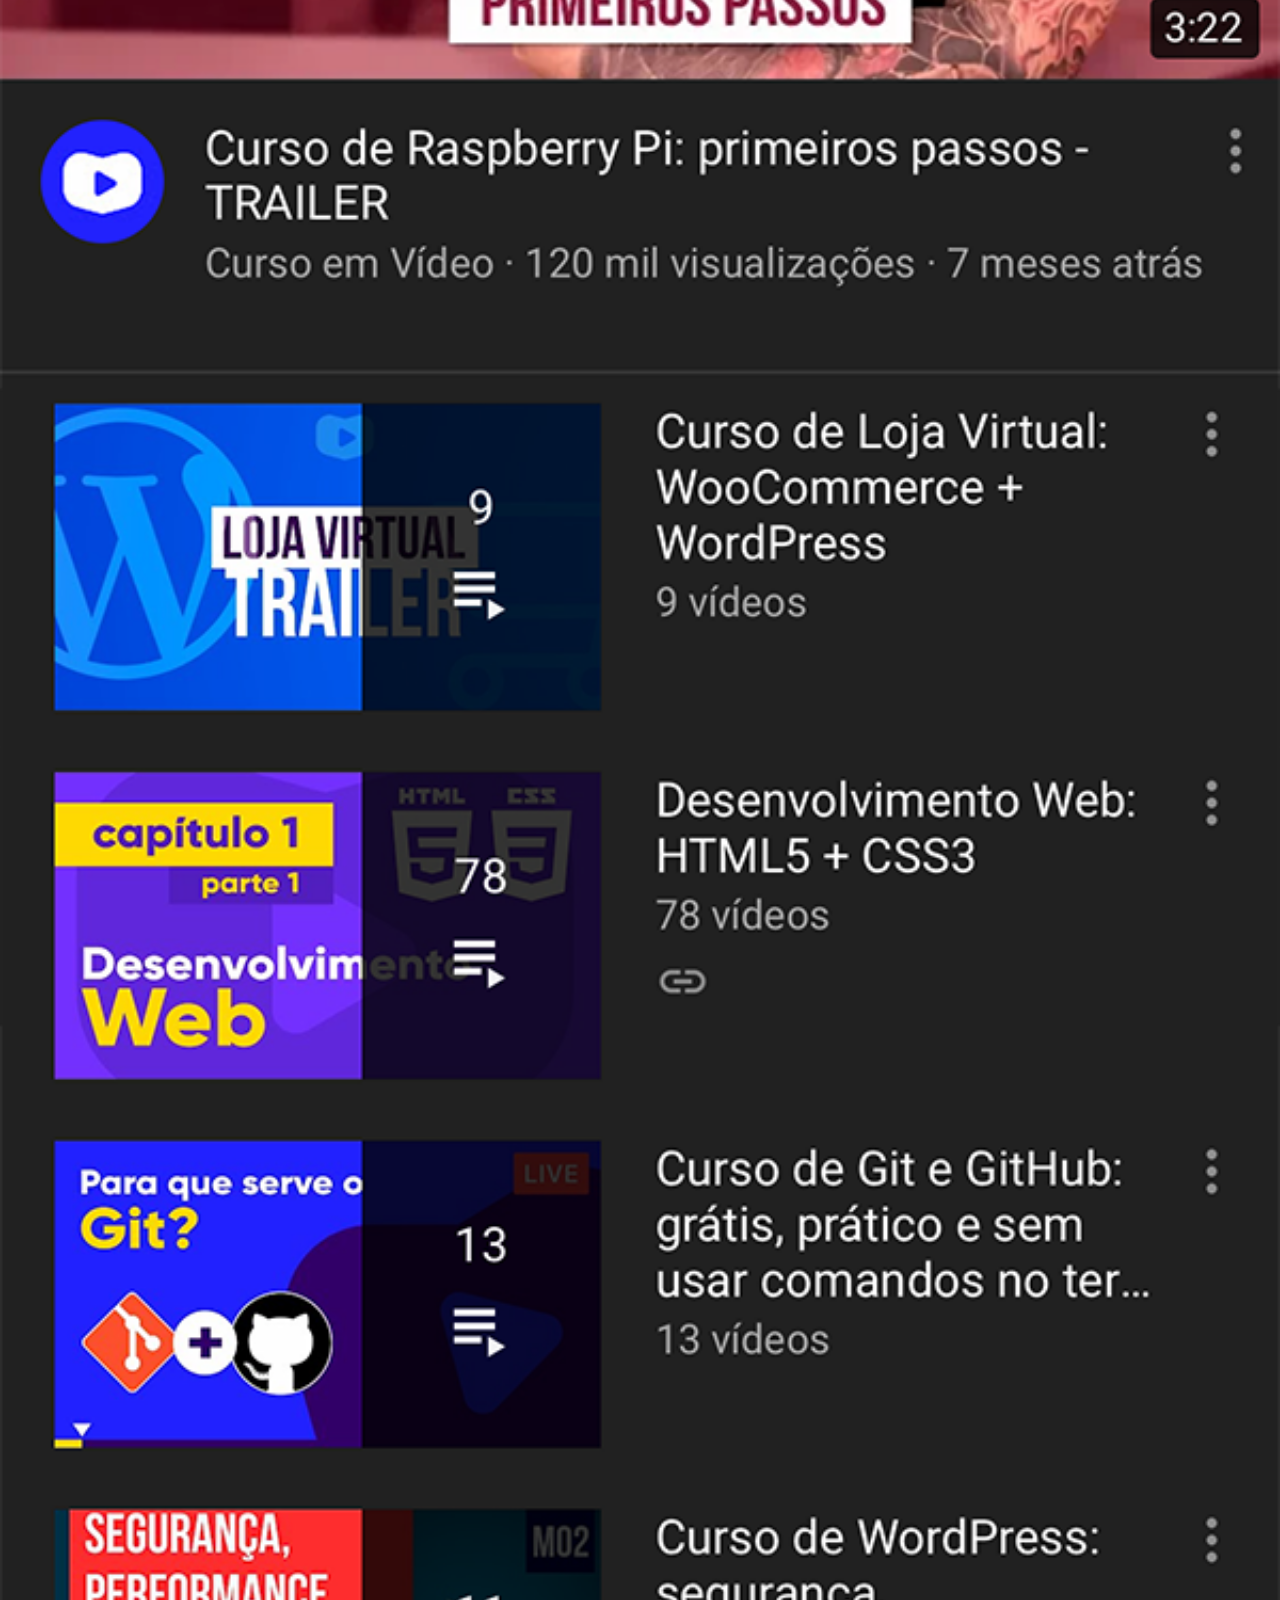
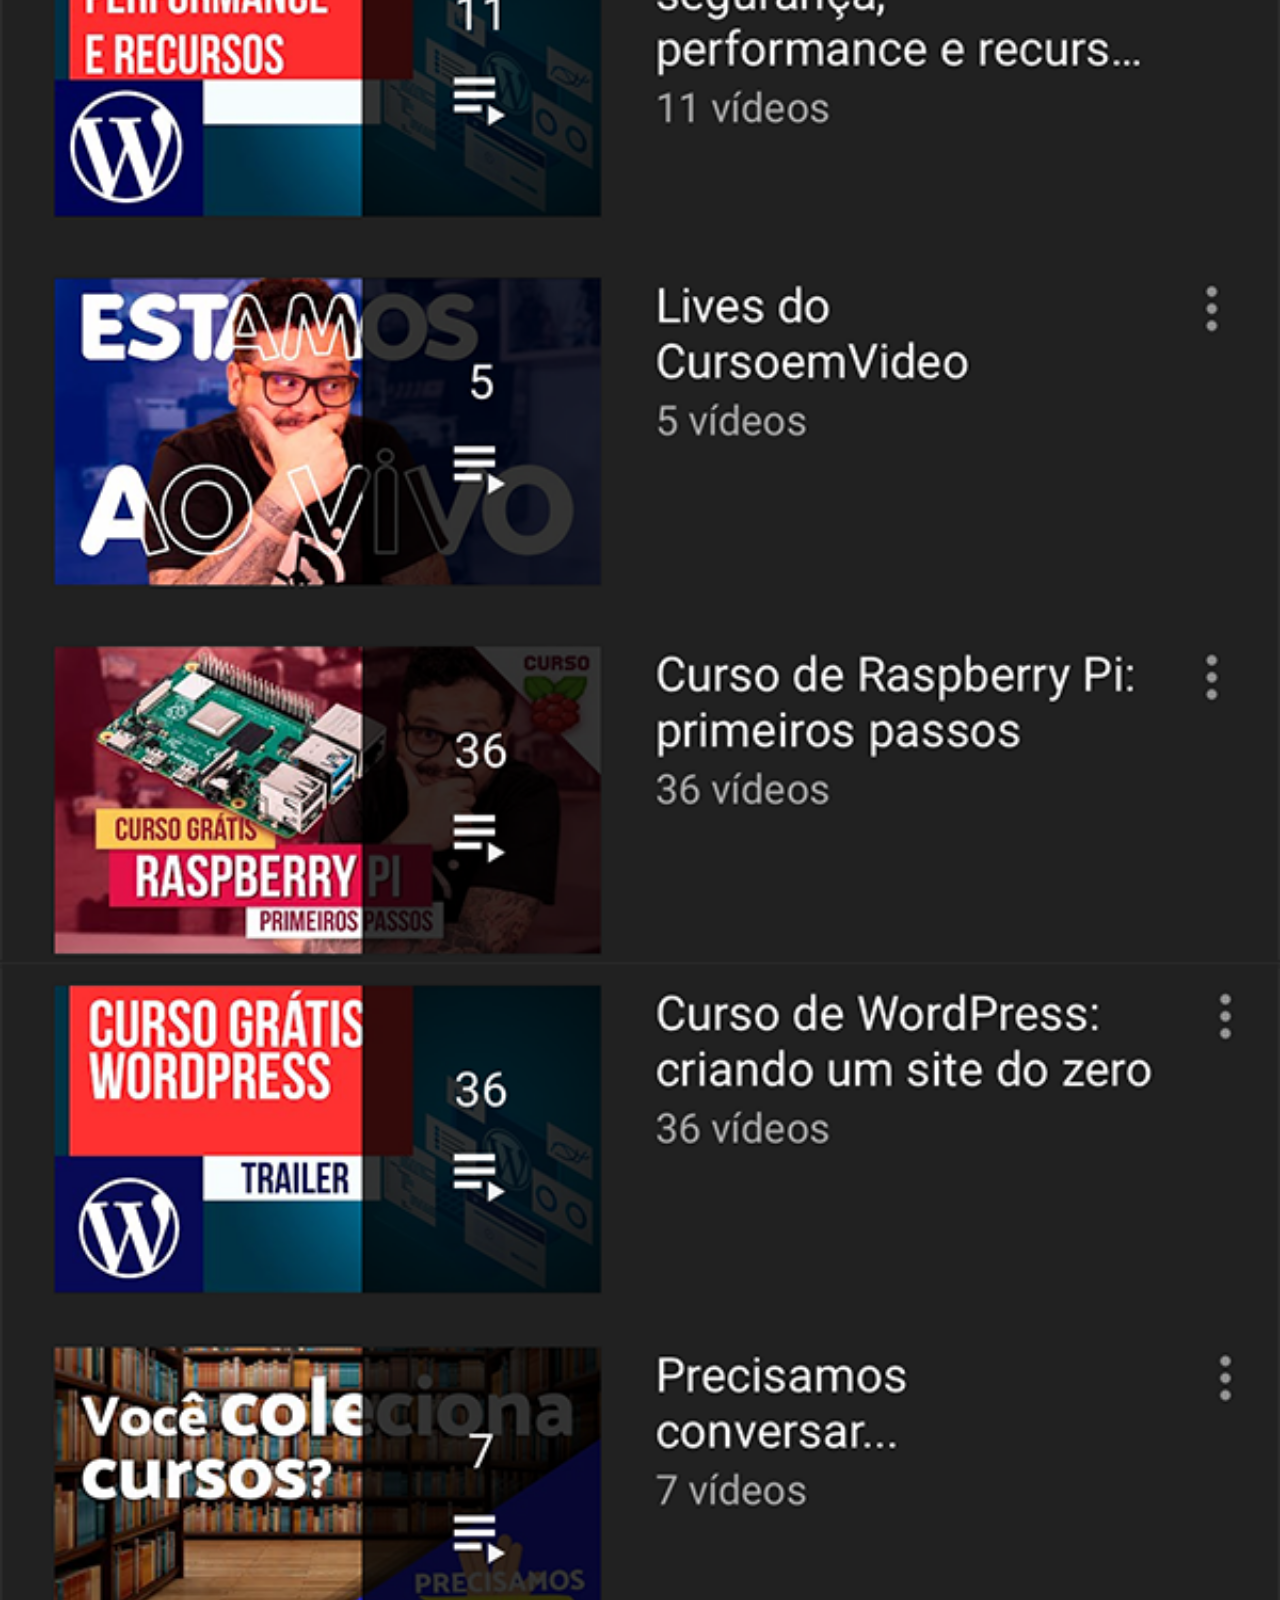
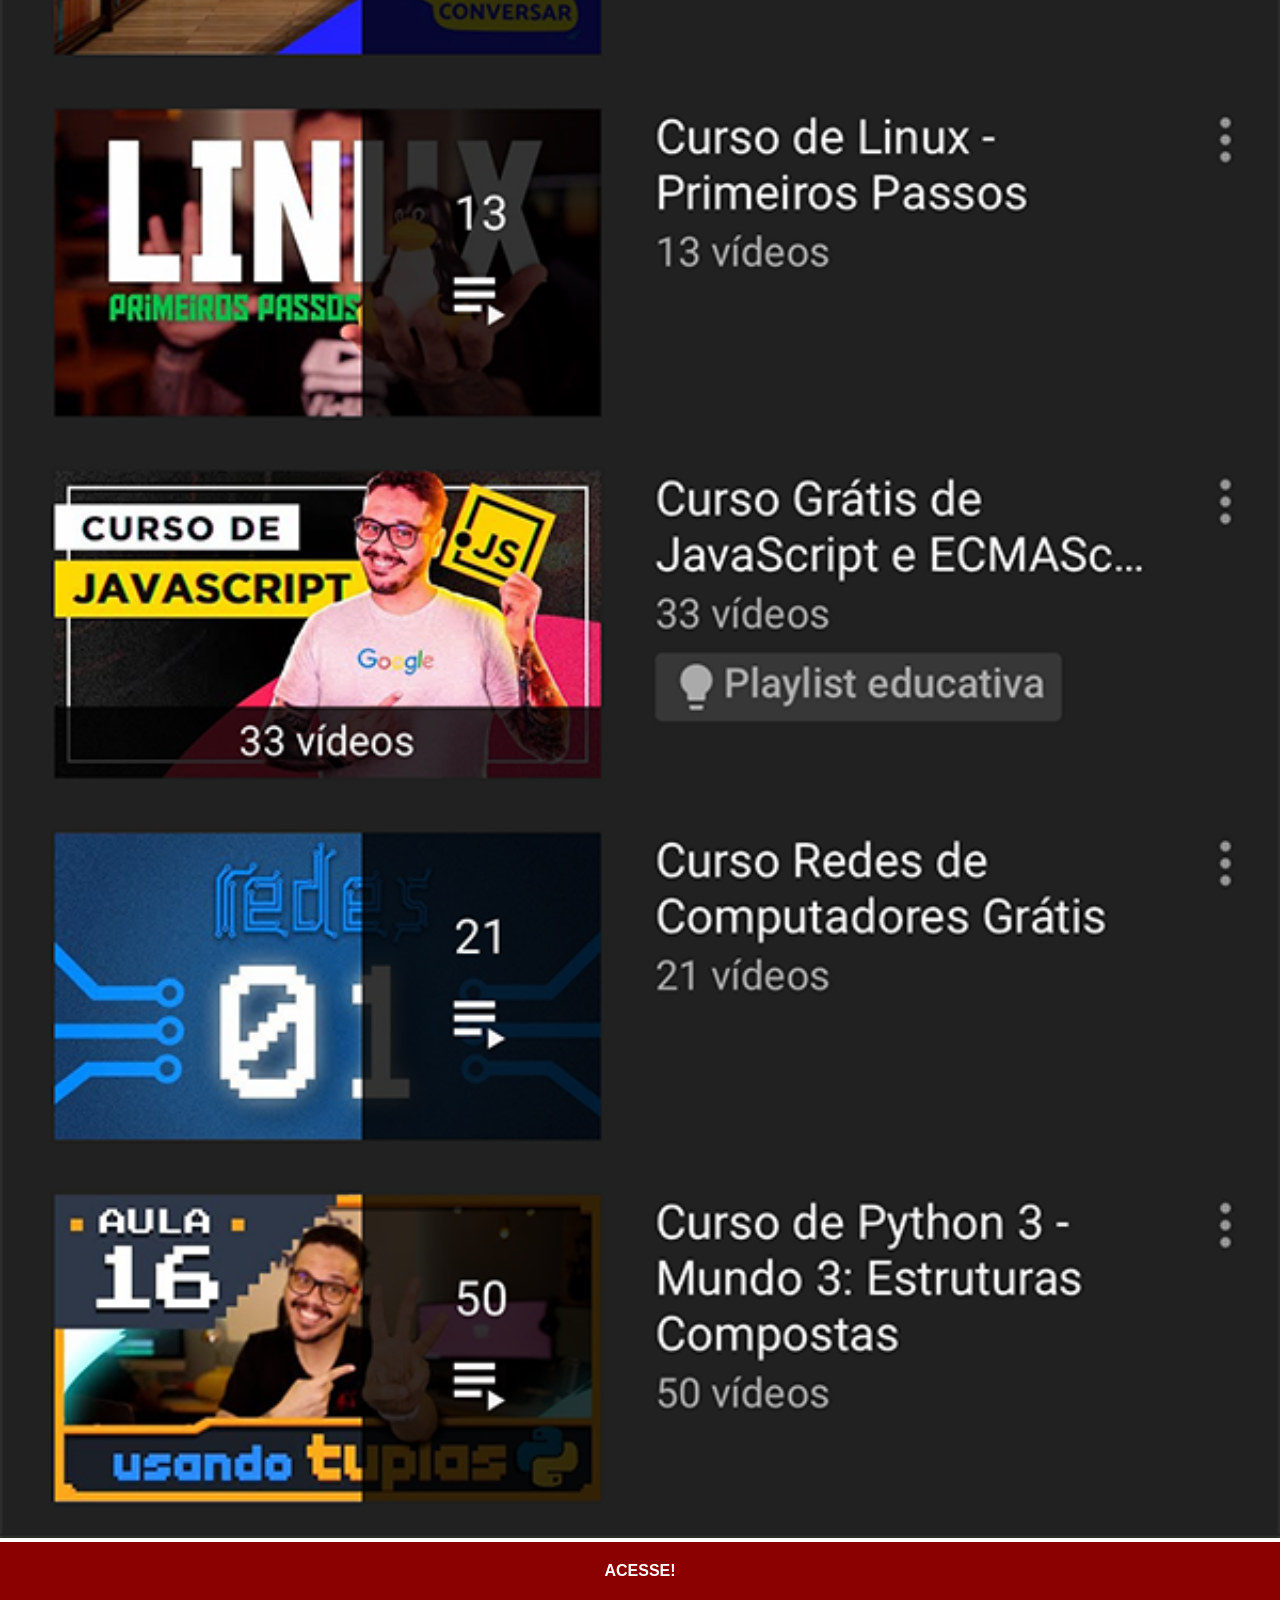
<file: youtube.html>
<!DOCTYPE html>
<html lang="pt-br">
<head>
    <meta charset="UTF-8">
    <meta name="viewport" content="width=device-width, initial-scale=1.0">
    <link rel="stylesheet" href="estilos/social.css">
    <title>YouTube</title>
    
</head>
<body>
    <img src="imagens/tela-youtube.png" alt="YouTube">
    <a href="https://www.youtube.com/@cursoemvideo/playlists" target="_blank">ACESSE!</a>
</body>
</html>
</file>
<file: estilos/style.css>
@charset "UTF-8";

* {
    margin: 0px;
    padding: 0px;
    font-family: Arial, Helvetica, sans-serif;
}
html, body {
    height: 100vh;
    width: 100vw;
    background-color: black;
}
body {
    background: url('../imagens/fundo-madeira.jpg') no-repeat top center;
    background-size: cover;
    background-attachment: fixed;
}
main {
    position: relative;
    height: 100vh;
}
section#tel {
    position: absolute;
    height: 627px;
    width: 311px;
    top: 50%;
    left: 50%;
    transform: translate(-50%, -50%);
    background: url('../imagens/frame-iphone.png') no-repeat;
}
iframe#tela {
    position: relative;
    top: 80px;
    left: 21px;
    height: 471px;
    width: 269px;
}
section#redes img {
    width: 50px;
    margin: 8px;
    background-color: rgba(211, 211, 211, 0.026);
    box-shadow: 2px 2px 5px black;
    border-radius: 50%;
    box-sizing: border-box;
}
section#redes {
    text-align: center;
}
section#redes img:hover {
    border: 2px solid rgba(211, 211, 211, 0.187);
    transform: translate(-8px, -5px);
    box-shadow: 6px 6px 12px black;
    transition: transform .7s border 2s;
}
</file>
<file: estilos/social.css>
@charset "UTF-8";

        * {
            margin: 0px;
            padding: 0px;
        }
        ::-webkit-scrollbar {
            width: 0px;
            height: 0px;
        }
        img {
            width: 100vw;
        }
        a {
            display: block;
            background-color: darkred;
            color: white;
            text-align: center;
            font-weight: bolder;
            font-family: Arial, Helvetica, sans-serif;
            padding: 20px;
            margin: 0px;
            text-decoration: none;
        }
        a:hover {
            background-color: red;
        }
</file>
